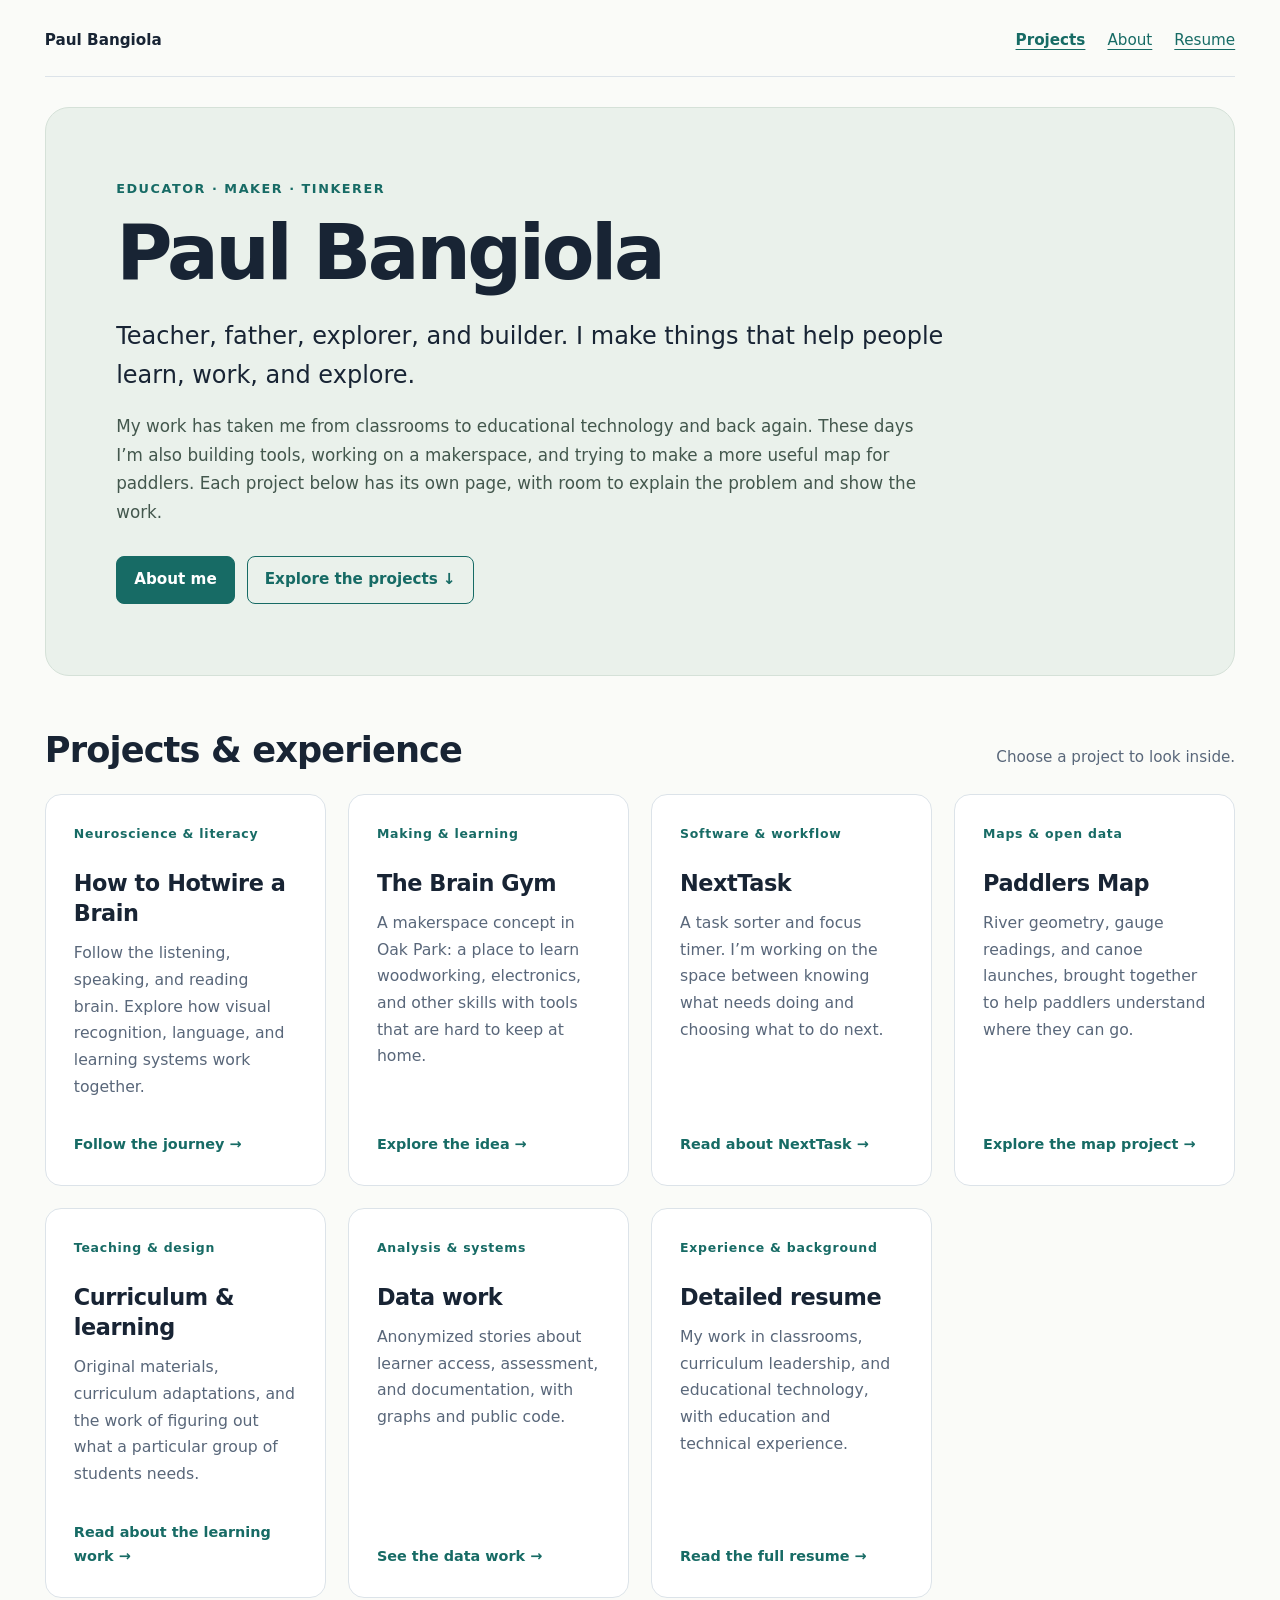
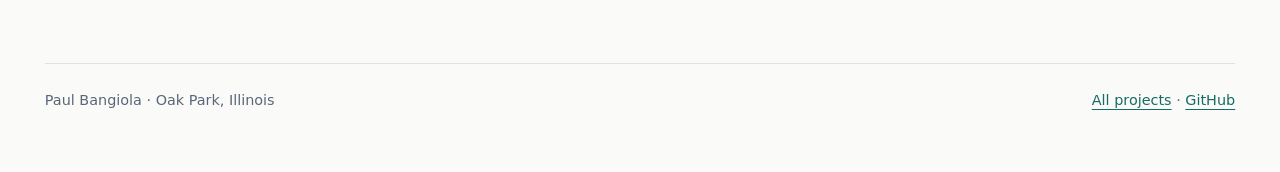
<file: index.html>
<!doctype html>
<html lang="en"><head><meta charset="utf-8"><meta name="viewport" content="width=device-width, initial-scale=1"><meta name="description" content="Paul Bangiola: educator, maker, and builder. Explore separate pages for projects, data work, curriculum, and a detailed resume."><title>Projects | Paul Bangiola</title><link rel="stylesheet" href="portfolio.css"></head><body><a class="skip" href="#content">Skip to content</a><div class="shell"><nav class="topnav" aria-label="Main navigation"><a class="name" href="index.html">Paul Bangiola</a><div class="navlinks"><a href="index.html#projects" aria-current="page">Projects</a><a href="about.html">About</a><a href="resume.html">Resume</a></div></nav><main id="content"><header class="hero"><p class="eyebrow">Educator · Maker · Tinkerer</p><h1>Paul Bangiola</h1><p class="lead">Teacher, father, explorer, and builder. I make things that help people learn, work, and explore.</p><p class="intro">My work has taken me from classrooms to educational technology and back again. These days I’m also building tools, working on a makerspace, and trying to make a more useful map for paddlers. Each project below has its own page, with room to explain the problem and show the work.</p><div class="actions"><a class="button primary" href="about.html">About me</a><a class="button" href="#projects">Explore the projects ↓</a></div></header><section id="projects" aria-labelledby="projects-title"><div class="section-intro"><h2 id="projects-title">Projects &amp; experience</h2><p>Choose a project to look inside.</p></div><div class="projects"><a class="card" href="reading-brain.html"><p class="category">Neuroscience &amp; literacy</p><h3>How to Hotwire a Brain</h3><p>Follow the listening, speaking, and reading brain. Explore how visual recognition, language, and learning systems work together.</p><span class="open">Follow the journey →</span></a><a class="card" href="brain-gym.html"><p class="category">Making & learning</p><h3>The Brain Gym</h3><p>A makerspace concept in Oak Park: a place to learn woodworking, electronics, and other skills with tools that are hard to keep at home.</p><span class="open">Explore the idea <span aria-hidden="true">→</span></span></a>
<a class="card" href="nexttask.html"><p class="category">Software & workflow</p><h3>NextTask</h3><p>A task sorter and focus timer. I’m working on the space between knowing what needs doing and choosing what to do next.</p><span class="open">Read about NextTask <span aria-hidden="true">→</span></span></a>
<a class="card" href="paddlers-map.html"><p class="category">Maps & open data</p><h3>Paddlers Map</h3><p>River geometry, gauge readings, and canoe launches, brought together to help paddlers understand where they can go.</p><span class="open">Explore the map project <span aria-hidden="true">→</span></span></a>
<a class="card" href="learning.html"><p class="category">Teaching & design</p><h3>Curriculum & learning</h3><p>Original materials, curriculum adaptations, and the work of figuring out what a particular group of students needs.</p><span class="open">Read about the learning work <span aria-hidden="true">→</span></span></a>
<a class="card" id="data-work" href="data-work.html"><p class="category">Analysis & systems</p><h3>Data work</h3><p>Anonymized stories about learner access, assessment, and documentation, with graphs and public code.</p><span class="open">See the data work <span aria-hidden="true">→</span></span></a>
<a class="card" id="resume" href="resume.html"><p class="category">Experience & background</p><h3>Detailed resume</h3><p>My work in classrooms, curriculum leadership, and educational technology, with education and technical experience.</p><span class="open">Read the full resume <span aria-hidden="true">→</span></span></a></div></section></main><footer class="sitefooter"><p>Paul Bangiola · Oak Park, Illinois</p><div><a href="index.html#projects">All projects</a> · <a href="https://github.com/pbangiola">GitHub</a></div></footer></div></body></html>
</file>
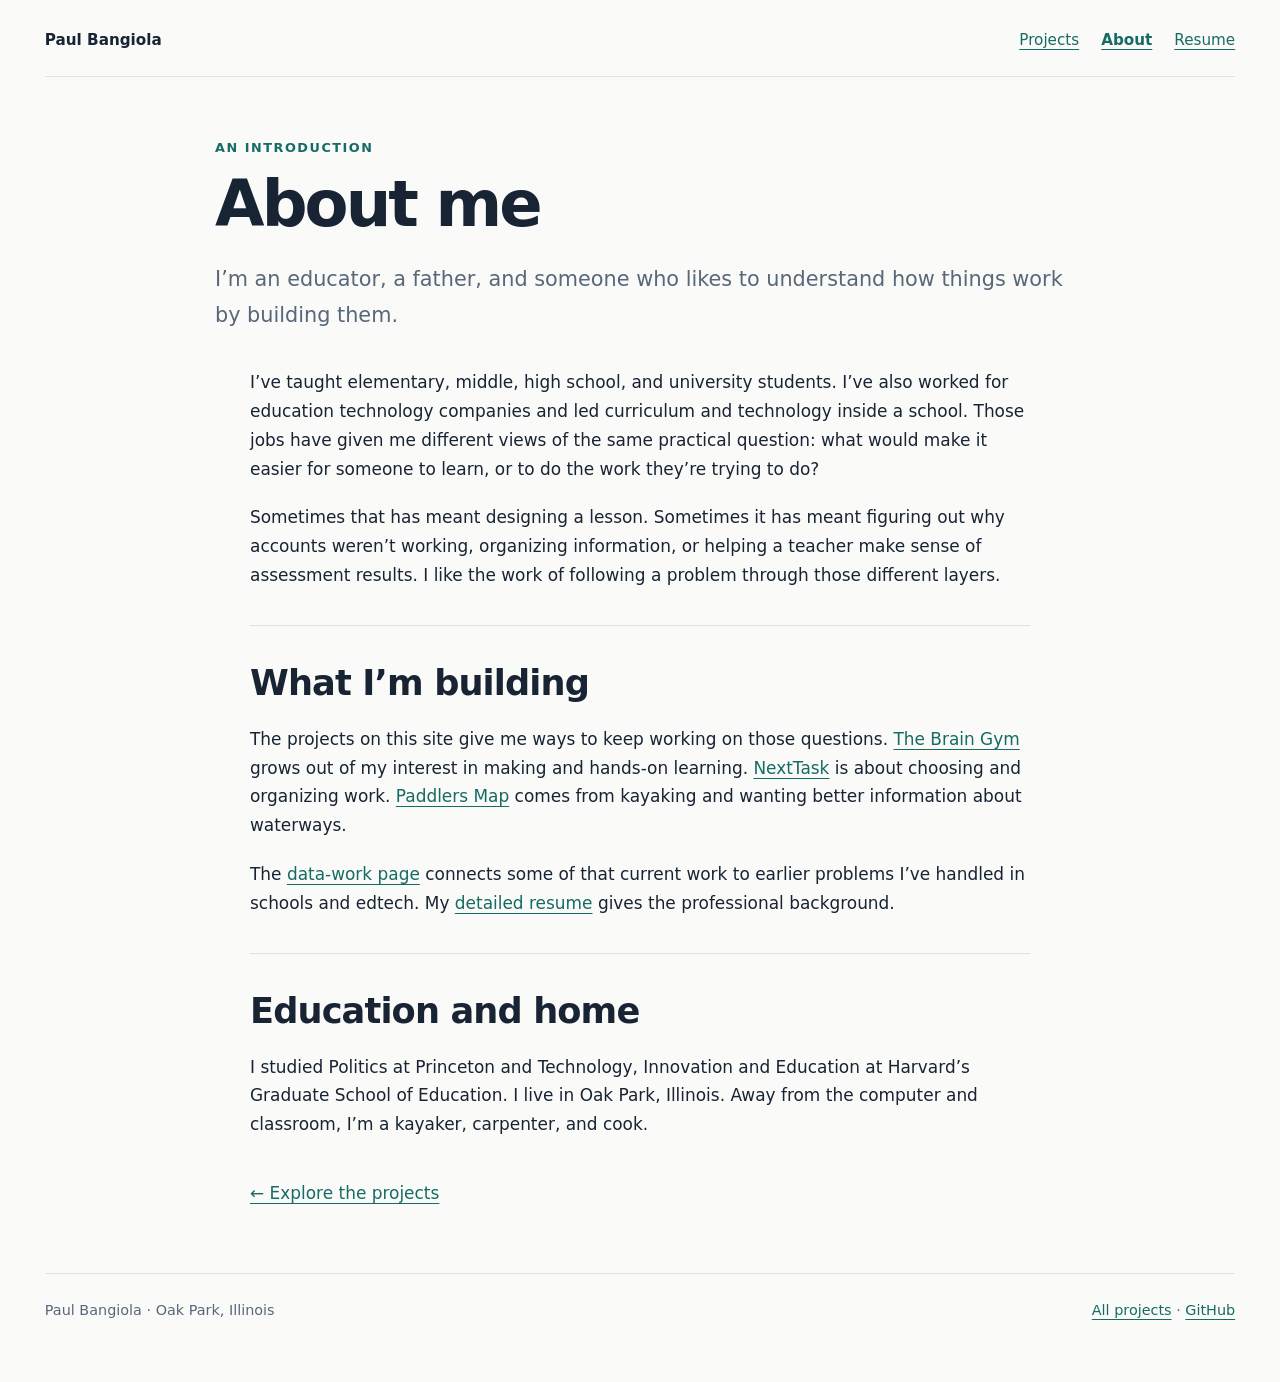
<file: about.html>
<!doctype html>
<html lang="en"><head><meta charset="utf-8"><meta name="viewport" content="width=device-width, initial-scale=1"><meta name="description" content="About Paul Bangiola, an educator, maker, and builder in Oak Park, Illinois."><title>About | Paul Bangiola</title><link rel="stylesheet" href="portfolio.css"></head><body><a class="skip" href="#content">Skip to content</a><div class="shell"><nav class="topnav" aria-label="Main navigation"><a class="name" href="index.html">Paul Bangiola</a><div class="navlinks"><a href="index.html#projects">Projects</a><a href="about.html" aria-current="page">About</a><a href="resume.html">Resume</a></div></nav><main id="content"><header class="pagehead"><p class="eyebrow">An introduction</p><h1>About me</h1><p class="lead">I’m an educator, a father, and someone who likes to understand how things work by building them.</p></header><div class="reading"><p>I’ve taught elementary, middle, high school, and university students. I’ve also worked for education technology companies and led curriculum and technology inside a school. Those jobs have given me different views of the same practical question: what would make it easier for someone to learn, or to do the work they’re trying to do?</p><p>Sometimes that has meant designing a lesson. Sometimes it has meant figuring out why accounts weren’t working, organizing information, or helping a teacher make sense of assessment results. I like the work of following a problem through those different layers.</p><section><h2>What I’m building</h2><p>The projects on this site give me ways to keep working on those questions. <a href="brain-gym.html">The Brain Gym</a> grows out of my interest in making and hands-on learning. <a href="nexttask.html">NextTask</a> is about choosing and organizing work. <a href="paddlers-map.html">Paddlers Map</a> comes from kayaking and wanting better information about waterways.</p><p>The <a href="data-work.html">data-work page</a> connects some of that current work to earlier problems I’ve handled in schools and edtech. My <a href="resume.html">detailed resume</a> gives the professional background.</p></section><section><h2>Education and home</h2><p>I studied Politics at Princeton and Technology, Innovation and Education at Harvard’s Graduate School of Education. I live in Oak Park, Illinois. Away from the computer and classroom, I’m a kayaker, carpenter, and cook.</p></section><p class="back"><a href="index.html#projects">← Explore the projects</a></p></div></main><footer class="sitefooter"><p>Paul Bangiola · Oak Park, Illinois</p><div><a href="index.html#projects">All projects</a> · <a href="https://github.com/pbangiola">GitHub</a></div></footer></div></body></html>
</file>
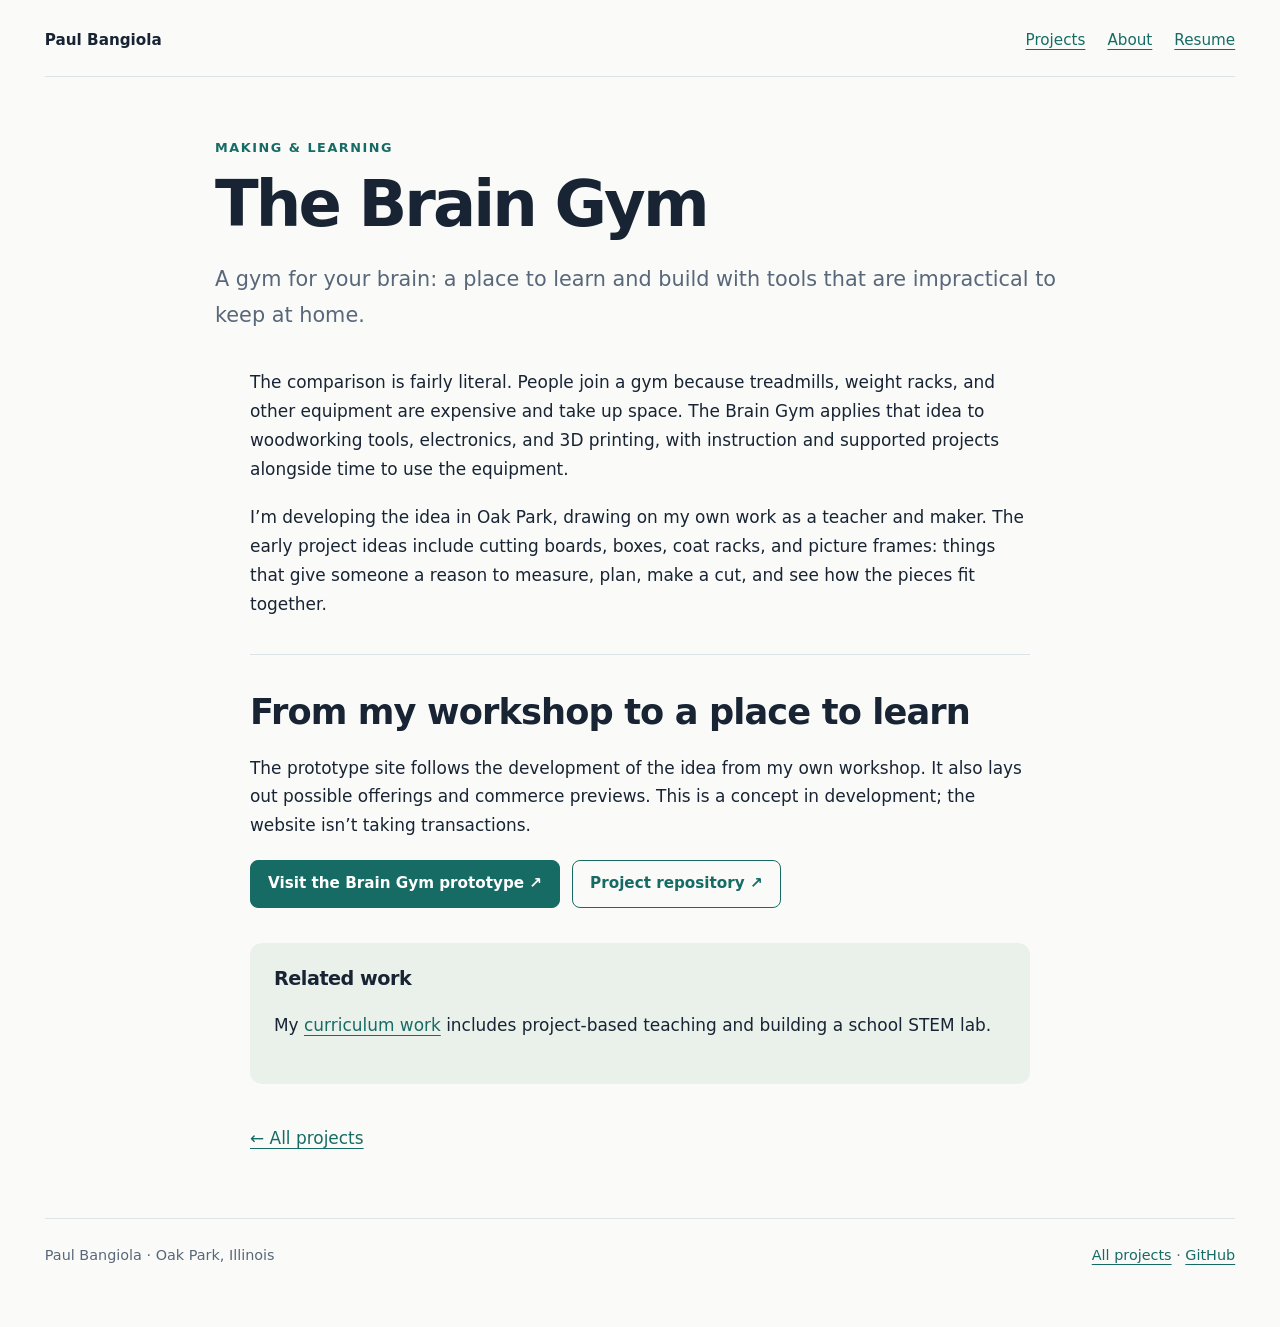
<file: brain-gym.html>
<!doctype html>
<html lang="en"><head><meta charset="utf-8"><meta name="viewport" content="width=device-width, initial-scale=1"><meta name="description" content="A gym for your brain: a place to learn and build with tools that are impractical to keep at home."><title>The Brain Gym | Paul Bangiola</title><link rel="stylesheet" href="portfolio.css"></head><body><a class="skip" href="#content">Skip to content</a><div class="shell"><nav class="topnav" aria-label="Main navigation"><a class="name" href="index.html">Paul Bangiola</a><div class="navlinks"><a href="index.html#projects">Projects</a><a href="about.html">About</a><a href="resume.html">Resume</a></div></nav><main id="content"><header class="pagehead"><p class="eyebrow">Making & learning</p><h1>The Brain Gym</h1><p class="lead">A gym for your brain: a place to learn and build with tools that are impractical to keep at home.</p></header><div class="reading"><p>The comparison is fairly literal. People join a gym because treadmills, weight racks, and other equipment are expensive and take up space. The Brain Gym applies that idea to woodworking tools, electronics, and 3D printing, with instruction and supported projects alongside time to use the equipment.</p><p>I’m developing the idea in Oak Park, drawing on my own work as a teacher and maker. The early project ideas include cutting boards, boxes, coat racks, and picture frames: things that give someone a reason to measure, plan, make a cut, and see how the pieces fit together.</p><section><h2>From my workshop to a place to learn</h2><p>The prototype site follows the development of the idea from my own workshop. It also lays out possible offerings and commerce previews. This is a concept in development; the website isn’t taking transactions.</p><div class="actions"><a class="button primary" href="https://pbangiola.github.io/opbraingym/">Visit the Brain Gym prototype ↗</a><a class="button" href="https://github.com/pbangiola/opbraingym">Project repository ↗</a></div></section><aside class="related"><h2>Related work</h2><p>My <a href="learning.html">curriculum work</a> includes project-based teaching and building a school STEM lab.</p></aside><p class="back"><a href="index.html#projects">← All projects</a></p></div></main><footer class="sitefooter"><p>Paul Bangiola · Oak Park, Illinois</p><div><a href="index.html#projects">All projects</a> · <a href="https://github.com/pbangiola">GitHub</a></div></footer></div></body></html>
</file>
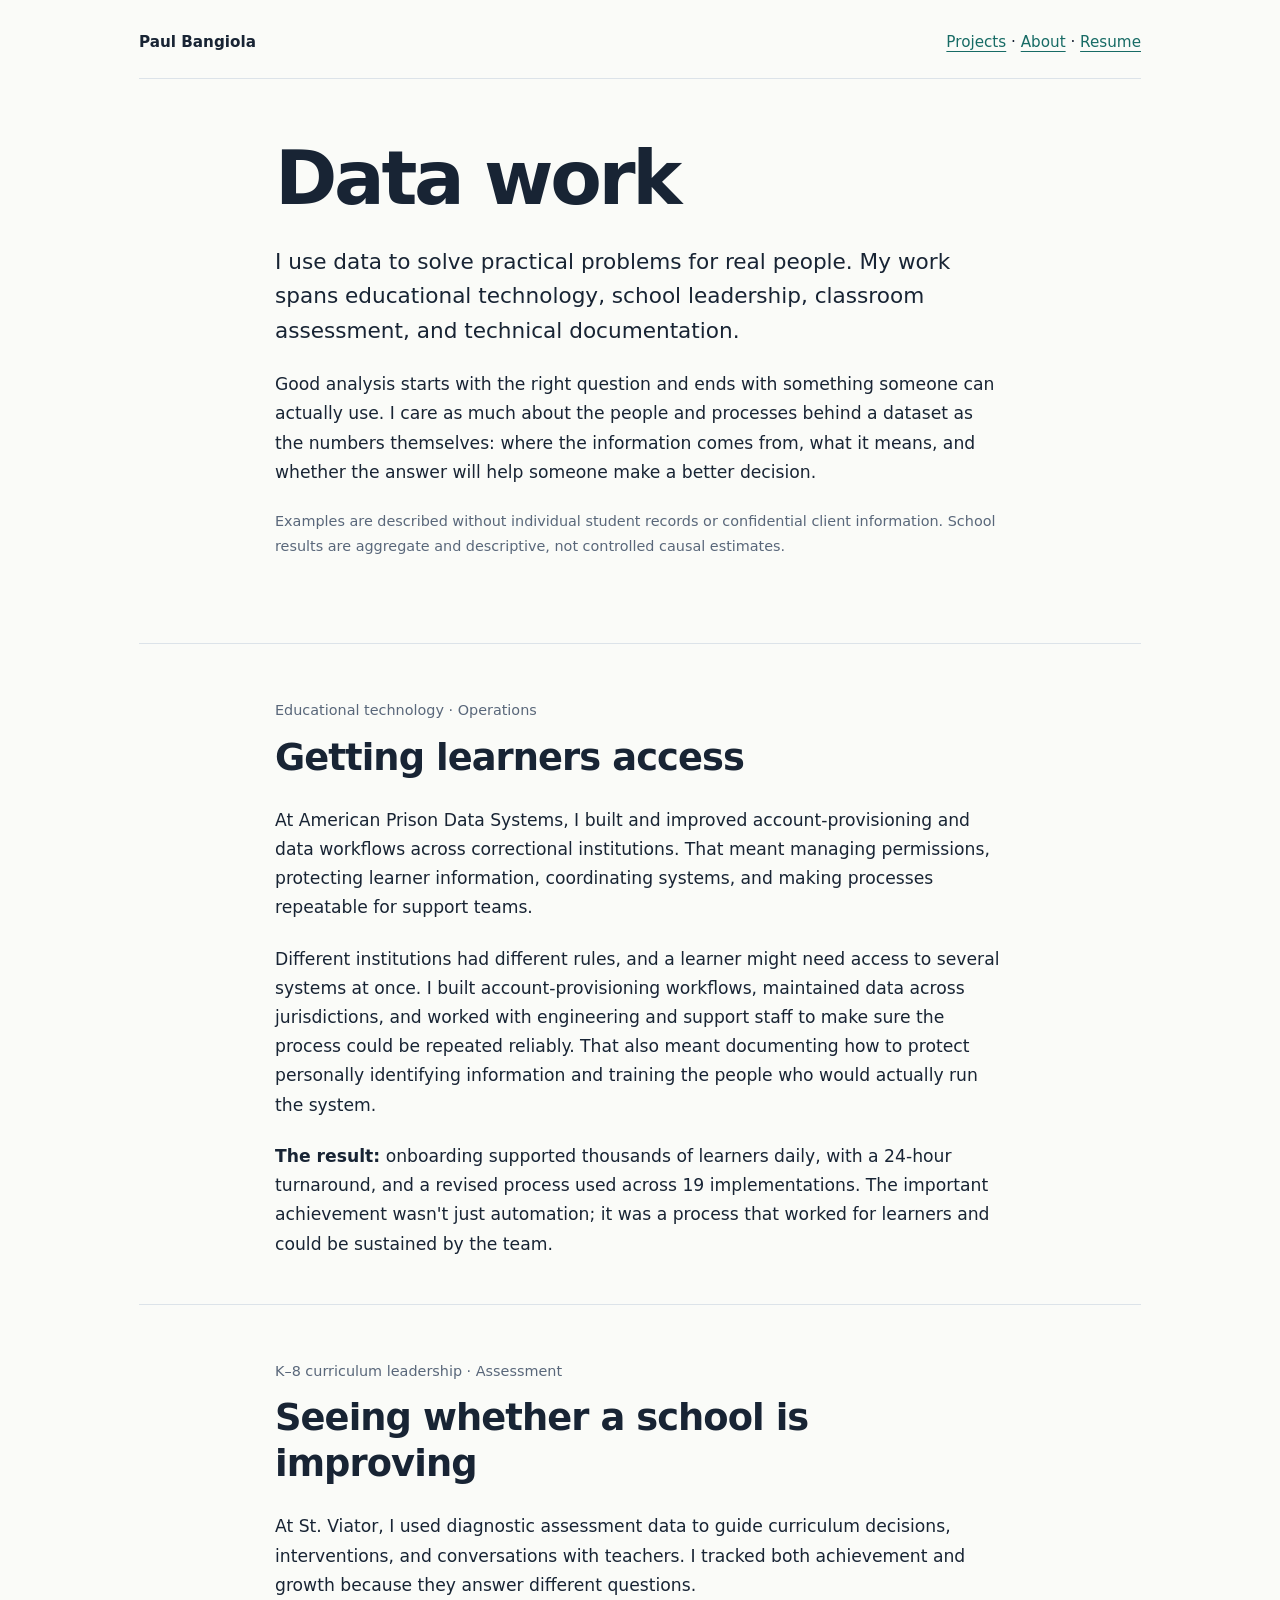
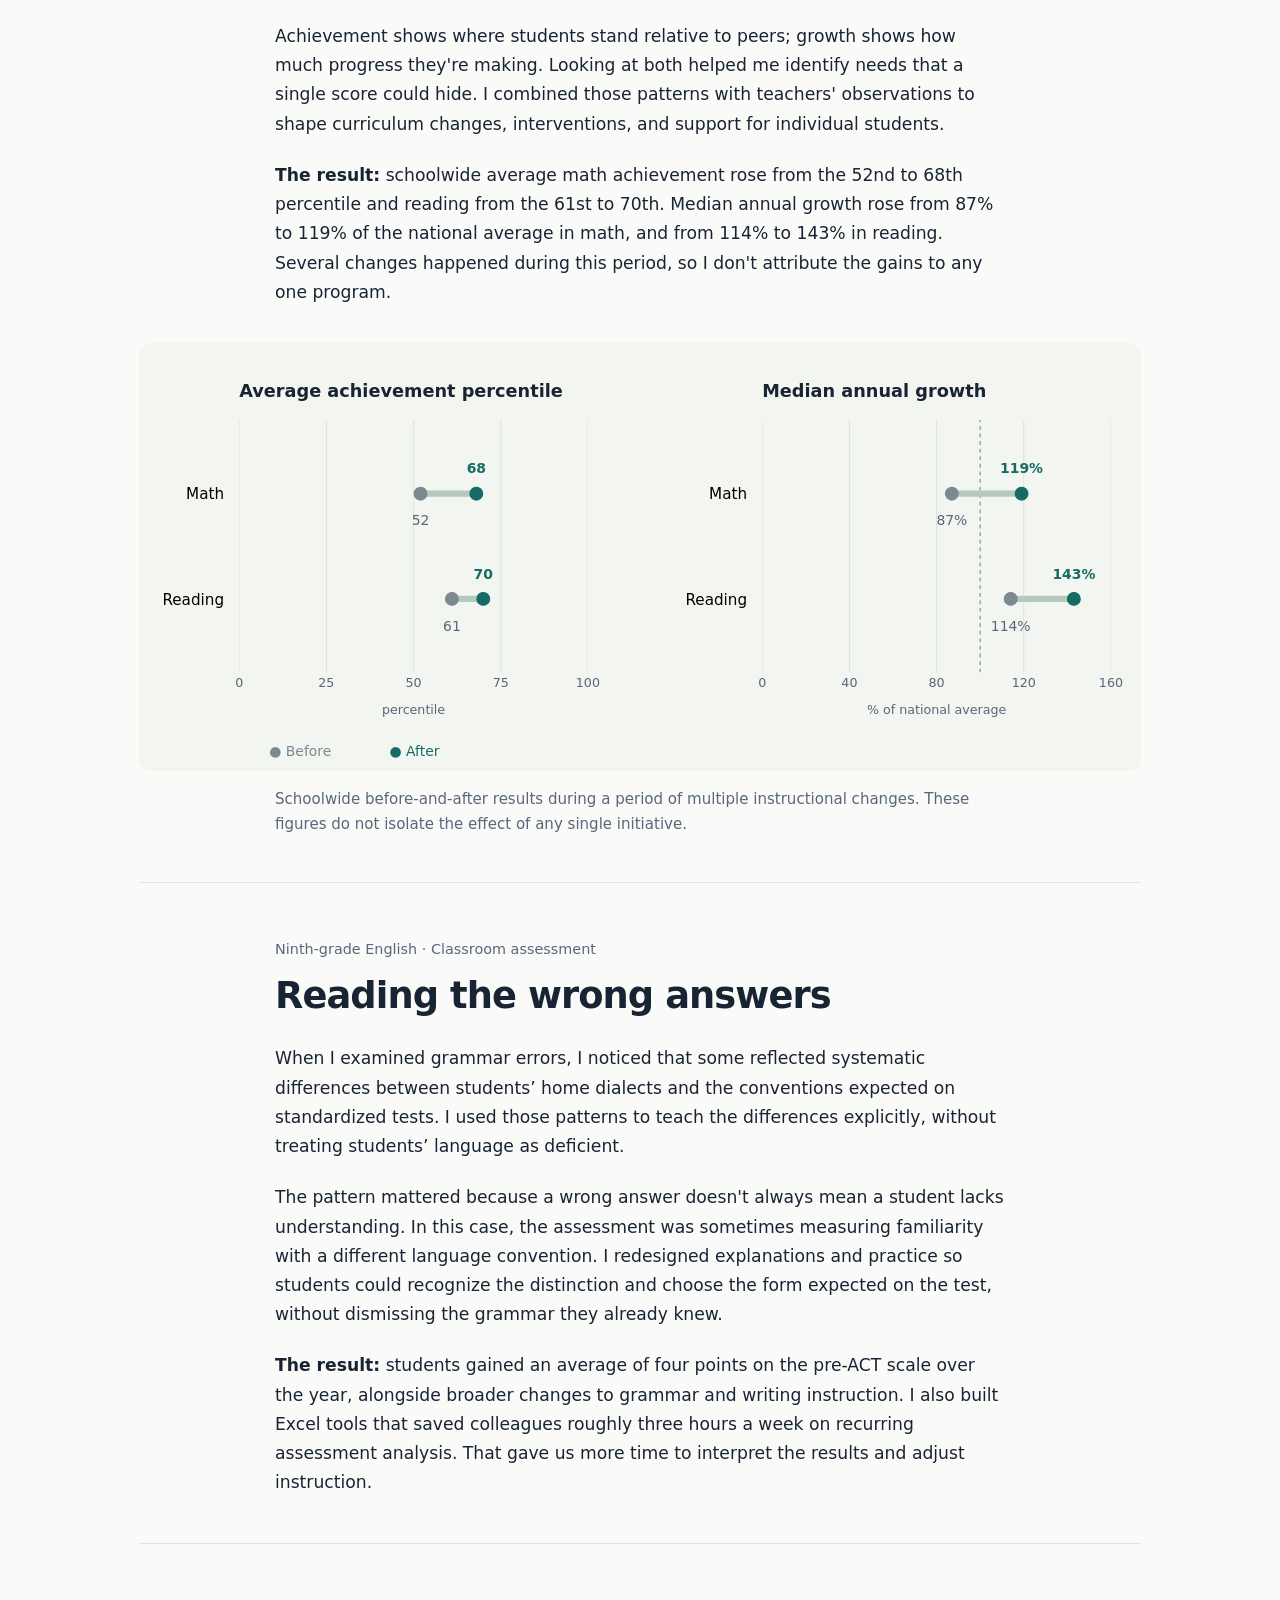
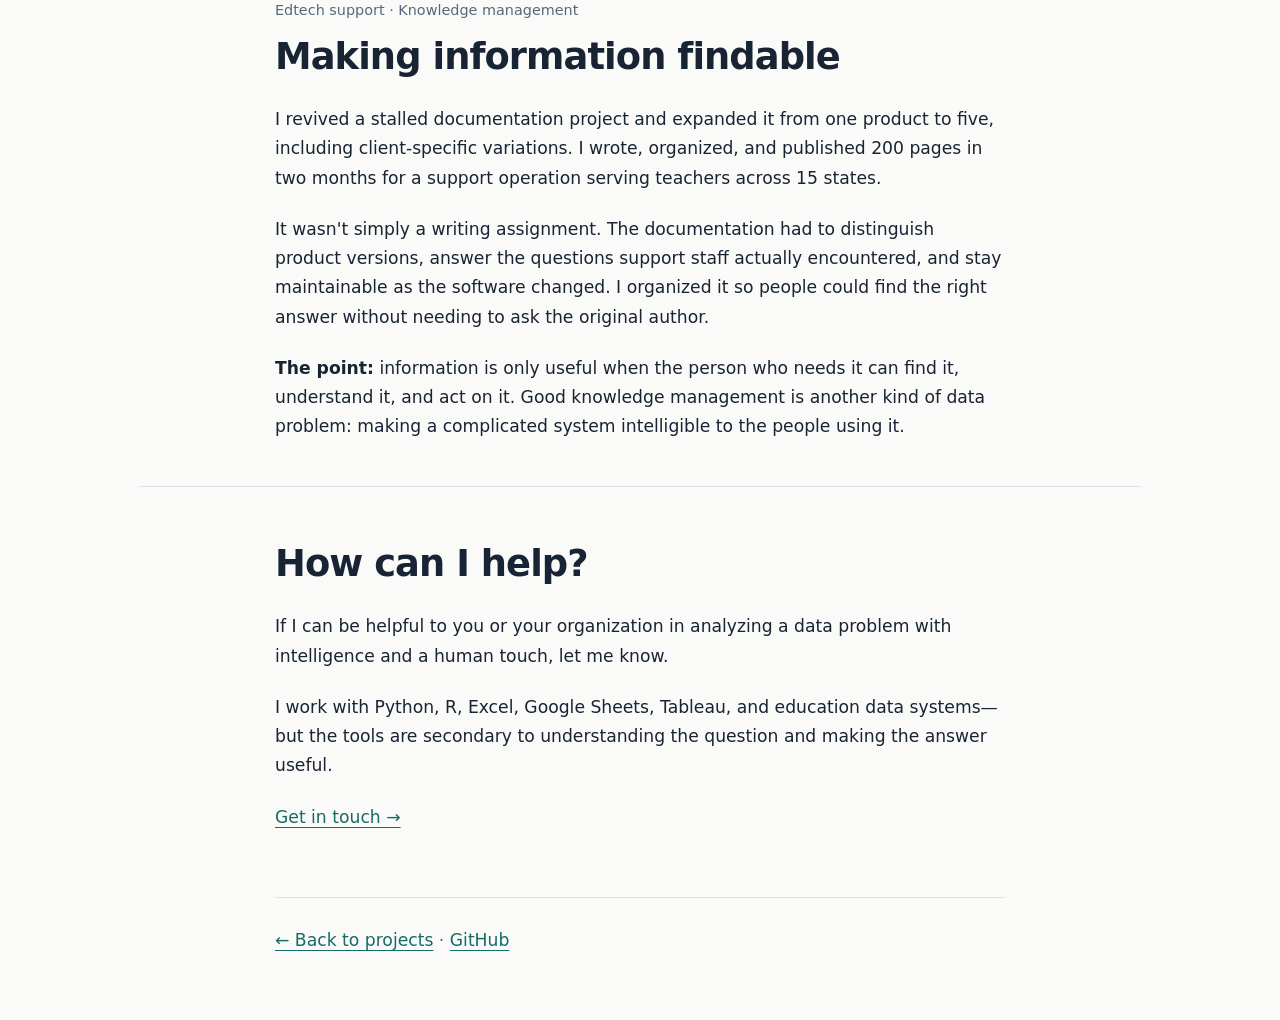
<file: data-work.html>
<!doctype html>
<html lang="en"><head><meta charset="utf-8"><meta name="viewport" content="width=device-width, initial-scale=1"><meta name="description" content="Paul Bangiola on student data, learner access, assessment analysis, and the connections to building NextTask. Anonymized work stories, graphs, and public code."><title>Data work | Paul Bangiola</title><style>
:root{color-scheme:light;--ink:#182434;--muted:#59677a;--line:#dce3e9;--accent:#176b65;--bg:#fafbf8}
*{box-sizing:border-box}html{scroll-behavior:smooth;scroll-padding-top:26px}body{margin:0;background:var(--bg);color:var(--ink);font-family:system-ui,-apple-system,BlinkMacSystemFont,"Segoe UI",sans-serif;line-height:1.7}main{max-width:1050px;margin:auto;padding:30px 24px 65px}a{color:var(--accent);text-underline-offset:4px}a:focus-visible,summary:focus-visible{outline:3px solid var(--accent);outline-offset:5px}.skip{position:absolute;top:-100px;left:24px;background:white;padding:12px}.skip:focus{top:0}.topnav{display:flex;justify-content:space-between;gap:20px;flex-wrap:wrap;padding-bottom:22px;border-bottom:1px solid var(--line);font-size:.95rem}.name{font-weight:700;text-decoration:none;color:var(--ink)}header{padding:58px 0 18px}h1{font-size:clamp(2.8rem,7vw,4.7rem);letter-spacing:-.045em;line-height:1.1;margin:0 0 25px}h2{font-size:clamp(1.65rem,4vw,2.3rem);letter-spacing:-.025em;line-height:1.25;margin:0 0 25px}h3{font-size:1.1rem;line-height:1.4;margin:30px 0 12px}p{margin:0 0 22px}.prose{max-width:730px;margin-left:auto;margin-right:auto;font-size:1.075rem}.lead{font-size:1.35rem;line-height:1.6}.note,.context{font-family:system-ui,sans-serif;font-size:.9rem;color:var(--muted)}.context{margin-bottom:12px}.contents{max-width:730px;margin:20px auto 45px;border-top:1px solid var(--line);border-bottom:1px solid var(--line);padding:18px 0;line-height:2}.contents a{display:inline-block;margin-right:20px;font-size:.95rem}article,section.closing{padding-top:54px;margin-top:45px;border-top:1px solid var(--line)}figure{margin:36px 0 40px}figure img{width:100%;height:auto;display:block;border-radius:12px}figcaption{font-size:.94rem;color:var(--muted);max-width:730px;margin:16px auto 0;line-height:1.65}figcaption strong{color:var(--ink);font-weight:650}.caption-link{display:block;margin-top:8px;font-size:.85rem}details{font-size:.92rem;color:var(--muted);margin:28px auto;max-width:730px}summary{cursor:pointer;color:var(--accent)}details p{margin-top:14px}pre{overflow-x:auto;background:#14242e;color:#edf2f3;padding:20px;border-radius:8px;font-size:.8rem;line-height:1.55}table{border-collapse:collapse;width:100%;font-size:.9rem;margin:18px 0}th,td{padding:9px;border-bottom:1px solid var(--line);text-align:left}.table-scroll{overflow-x:auto}blockquote{margin:30px 0;padding:0 0 0 24px;border-left:3px solid #b6c9c0;font-size:1.2rem;color:var(--accent)}footer{padding-top:28px;border-top:1px solid var(--line);margin-top:65px;font-size:.9rem;color:var(--muted)}.code > a{display:block;overflow-x:auto;background:#14242e;border-radius:12px}.code img{min-width:720px;max-width:none}@media(max-width:600px){main{padding:22px 20px 50px}.prose{font-size:1.025rem}.lead{font-size:1.2rem}header{padding-top:38px}article,section.closing{padding-top:36px;margin-top:32px}figure{margin:28px -6px}figcaption{padding:0 6px}.contents a{display:block}figure.code img{border-radius:6px}}@media(prefers-reduced-motion:reduce){html{scroll-behavior:auto}}@media print{body{background:white}.skip,.contents{display:none}main{padding:0}figure{break-inside:avoid}}
</style></head><body>
<a class="skip" href="#content">Skip to content</a>
<main id="content">
<nav class="topnav" aria-label="Main navigation"><a class="name" href="index.html">Paul Bangiola</a><div><a href="index.html#projects">Projects</a> · <a href="about.html">About</a> · <a href="resume.html">Resume</a></div></nav>
<header class="prose"><h1>Data work</h1><p class="lead">I use data to solve practical problems for real people. My work spans educational technology, school leadership, classroom assessment, and technical documentation.</p><p>Good analysis starts with the right question and ends with something someone can actually use. I care as much about the people and processes behind a dataset as the numbers themselves: where the information comes from, what it means, and whether the answer will help someone make a better decision.</p><p class="note">Examples are described without individual student records or confidential client information. School results are aggregate and descriptive, not controlled causal estimates.</p></header>
<article id="operations"><div class="prose"><p class="context">Educational technology · Operations</p><h2>Getting learners access</h2><p>At American Prison Data Systems, I built and improved account-provisioning and data workflows across correctional institutions. That meant managing permissions, protecting learner information, coordinating systems, and making processes repeatable for support teams.</p><p>Different institutions had different rules, and a learner might need access to several systems at once. I built account-provisioning workflows, maintained data across jurisdictions, and worked with engineering and support staff to make sure the process could be repeated reliably. That also meant documenting how to protect personally identifying information and training the people who would actually run the system.</p><p><strong>The result:</strong> onboarding supported thousands of learners daily, with a 24-hour turnaround, and a revised process used across 19 implementations. The important achievement wasn't just automation; it was a process that worked for learners and could be sustained by the team.</p></div></article>
<article id="schoolwide"><div class="prose"><p class="context">K–8 curriculum leadership · Assessment</p><h2>Seeing whether a school is improving</h2><p>At St. Viator, I used diagnostic assessment data to guide curriculum decisions, interventions, and conversations with teachers. I tracked both achievement and growth because they answer different questions.</p><p>Achievement shows where students stand relative to peers; growth shows how much progress they're making. Looking at both helped me identify needs that a single score could hide. I combined those patterns with teachers' observations to shape curriculum changes, interventions, and support for individual students.</p><p><strong>The result:</strong> schoolwide average math achievement rose from the 52nd to 68th percentile and reading from the 61st to 70th. Median annual growth rose from 87% to 119% of the national average in math, and from 114% to 143% in reading. Several changes happened during this period, so I don't attribute the gains to any one program.</p></div>
<figure><a href="assets/data-work/school-results.svg" aria-label="Open full-size school results chart"><picture><source media="(max-width: 640px)" srcset="assets/data-work/school-results-mobile.svg"><img src="assets/data-work/school-results.svg" width="1100" height="470" alt="Schoolwide achievement and growth measures before and after the curriculum leadership period" loading="lazy"></picture></a><figcaption>Schoolwide before-and-after results during a period of multiple instructional changes. These figures do not isolate the effect of any single initiative.</figcaption></figure></article>
<article id="instruction"><div class="prose"><p class="context">Ninth-grade English · Classroom assessment</p><h2>Reading the wrong answers</h2><p>When I examined grammar errors, I noticed that some reflected systematic differences between students’ home dialects and the conventions expected on standardized tests. I used those patterns to teach the differences explicitly, without treating students’ language as deficient.</p><p>The pattern mattered because a wrong answer doesn't always mean a student lacks understanding. In this case, the assessment was sometimes measuring familiarity with a different language convention. I redesigned explanations and practice so students could recognize the distinction and choose the form expected on the test, without dismissing the grammar they already knew.</p><p><strong>The result:</strong> students gained an average of four points on the pre-ACT scale over the year, alongside broader changes to grammar and writing instruction. I also built Excel tools that saved colleagues roughly three hours a week on recurring assessment analysis. That gave us more time to interpret the results and adjust instruction.</p></div></article>
<article id="knowledge"><div class="prose"><p class="context">Edtech support · Knowledge management</p><h2>Making information findable</h2><p>I revived a stalled documentation project and expanded it from one product to five, including client-specific variations. I wrote, organized, and published 200 pages in two months for a support operation serving teachers across 15 states.</p><p>It wasn't simply a writing assignment. The documentation had to distinguish product versions, answer the questions support staff actually encountered, and stay maintainable as the software changed. I organized it so people could find the right answer without needing to ask the original author.</p><p><strong>The point:</strong> information is only useful when the person who needs it can find it, understand it, and act on it. Good knowledge management is another kind of data problem: making a complicated system intelligible to the people using it.</p></div></article>
<section class="closing" id="approach"><div class="prose"><h2>How can I help?</h2><p>If I can be helpful to you or your organization in analyzing a data problem with intelligence and a human touch, let me know.</p><p>I work with Python, R, Excel, Google Sheets, Tableau, and education data systems—but the tools are secondary to understanding the question and making the answer useful.</p><p><a href="about.html">Get in touch →</a></p></div></section>
<footer class="prose"><a href="index.html#projects">← Back to projects</a> · <a href="https://github.com/pbangiola">GitHub</a></footer></main>
</body></html>
</file>
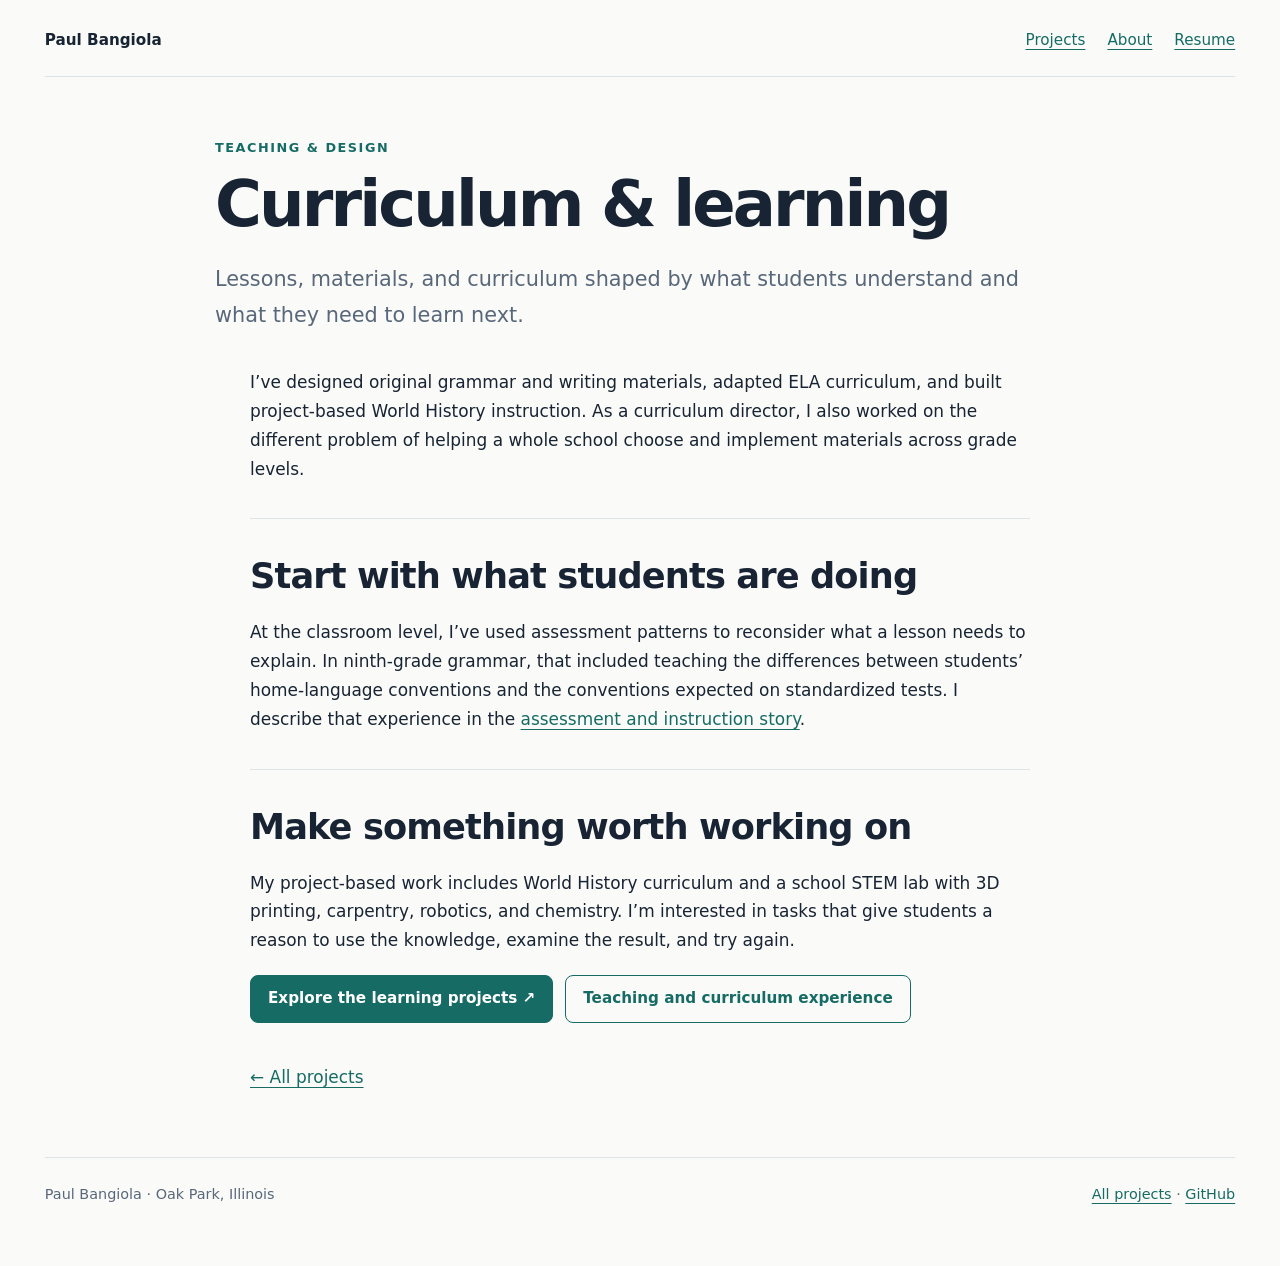
<file: learning.html>
<!doctype html>
<html lang="en"><head><meta charset="utf-8"><meta name="viewport" content="width=device-width, initial-scale=1"><meta name="description" content="Lessons, materials, and curriculum shaped by what students understand and what they need to learn next."><title>Curriculum &amp; learning | Paul Bangiola</title><link rel="stylesheet" href="portfolio.css"></head><body><a class="skip" href="#content">Skip to content</a><div class="shell"><nav class="topnav" aria-label="Main navigation"><a class="name" href="index.html">Paul Bangiola</a><div class="navlinks"><a href="index.html#projects">Projects</a><a href="about.html">About</a><a href="resume.html">Resume</a></div></nav><main id="content"><header class="pagehead"><p class="eyebrow">Teaching & design</p><h1>Curriculum &amp; learning</h1><p class="lead">Lessons, materials, and curriculum shaped by what students understand and what they need to learn next.</p></header><div class="reading"><p>I’ve designed original grammar and writing materials, adapted ELA curriculum, and built project-based World History instruction. As a curriculum director, I also worked on the different problem of helping a whole school choose and implement materials across grade levels.</p><section><h2>Start with what students are doing</h2><p>At the classroom level, I’ve used assessment patterns to reconsider what a lesson needs to explain. In ninth-grade grammar, that included teaching the differences between students’ home-language conventions and the conventions expected on standardized tests. I describe that experience in the <a href="data-work.html#instruction">assessment and instruction story</a>.</p></section><section><h2>Make something worth working on</h2><p>My project-based work includes World History curriculum and a school STEM lab with 3D printing, carpentry, robotics, and chemistry. I’m interested in tasks that give students a reason to use the knowledge, examine the result, and try again.</p><div class="actions"><a class="button primary" href="https://github.com/pbangiola/LearningWebsites">Explore the learning projects ↗</a><a class="button" href="resume.html">Teaching and curriculum experience</a></div></section><p class="back"><a href="index.html#projects">← All projects</a></p></div></main><footer class="sitefooter"><p>Paul Bangiola · Oak Park, Illinois</p><div><a href="index.html#projects">All projects</a> · <a href="https://github.com/pbangiola">GitHub</a></div></footer></div></body></html>
</file>
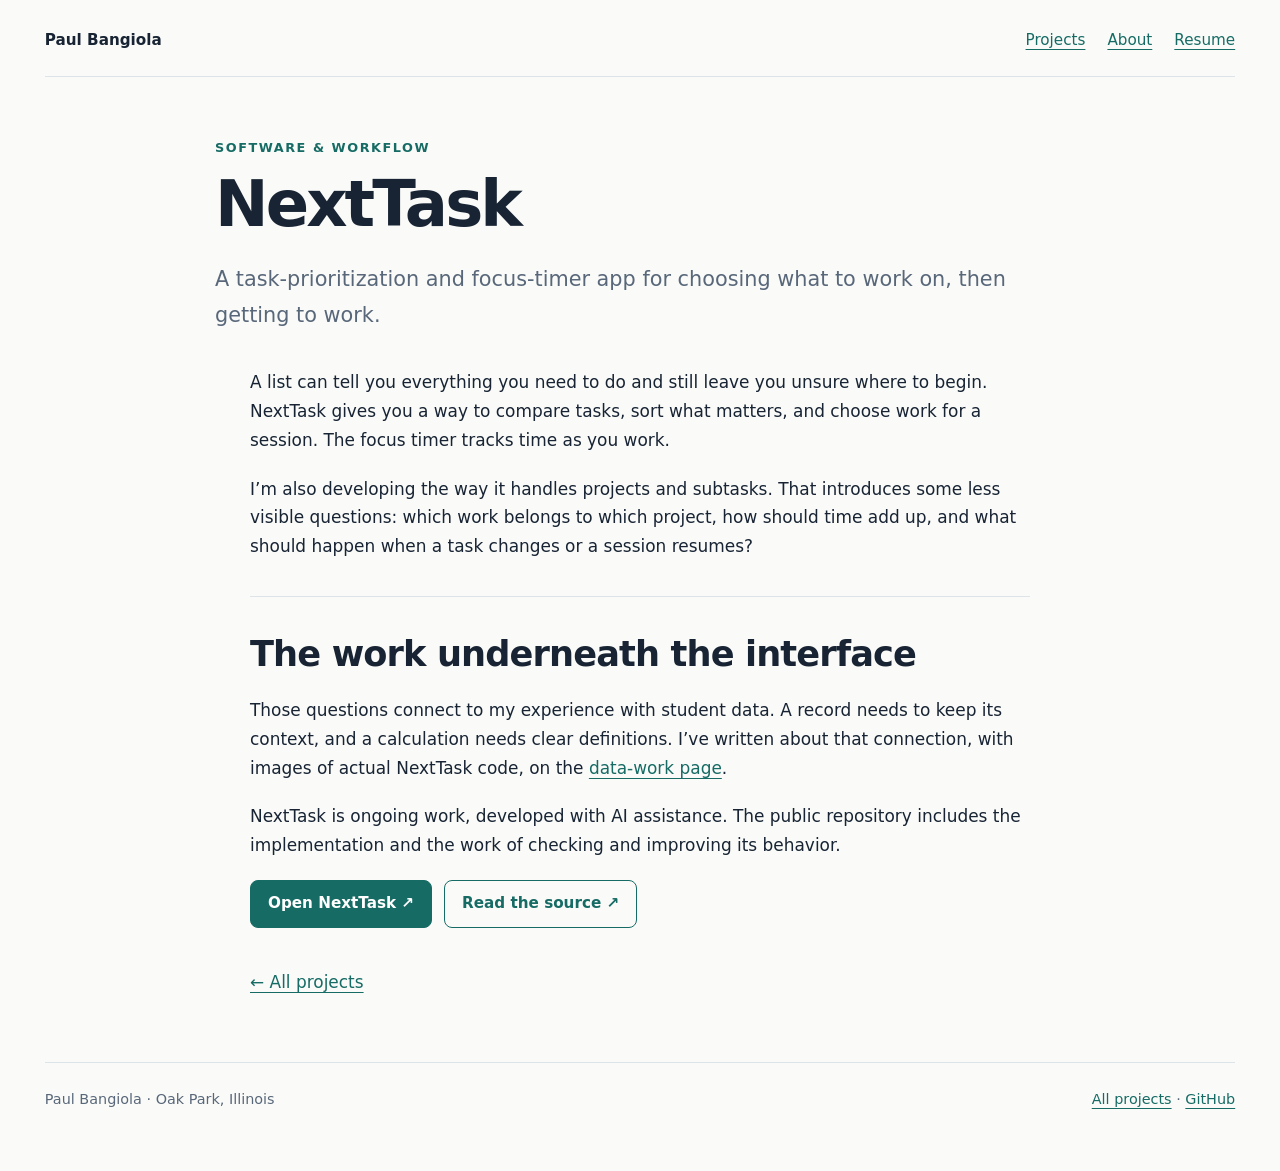
<file: nexttask.html>
<!doctype html>
<html lang="en"><head><meta charset="utf-8"><meta name="viewport" content="width=device-width, initial-scale=1"><meta name="description" content="A task-prioritization and focus-timer app for choosing what to work on, then getting to work."><title>NextTask | Paul Bangiola</title><link rel="stylesheet" href="portfolio.css"></head><body><a class="skip" href="#content">Skip to content</a><div class="shell"><nav class="topnav" aria-label="Main navigation"><a class="name" href="index.html">Paul Bangiola</a><div class="navlinks"><a href="index.html#projects">Projects</a><a href="about.html">About</a><a href="resume.html">Resume</a></div></nav><main id="content"><header class="pagehead"><p class="eyebrow">Software & workflow</p><h1>NextTask</h1><p class="lead">A task-prioritization and focus-timer app for choosing what to work on, then getting to work.</p></header><div class="reading"><p>A list can tell you everything you need to do and still leave you unsure where to begin. NextTask gives you a way to compare tasks, sort what matters, and choose work for a session. The focus timer tracks time as you work.</p><p>I’m also developing the way it handles projects and subtasks. That introduces some less visible questions: which work belongs to which project, how should time add up, and what should happen when a task changes or a session resumes?</p><section><h2>The work underneath the interface</h2><p>Those questions connect to my experience with student data. A record needs to keep its context, and a calculation needs clear definitions. I’ve written about that connection, with images of actual NextTask code, on the <a href="data-work.html#nexttask">data-work page</a>.</p><p>NextTask is ongoing work, developed with AI assistance. The public repository includes the implementation and the work of checking and improving its behavior.</p><div class="actions"><a class="button primary" href="https://pbangiola.github.io/nexttask/">Open NextTask ↗</a><a class="button" href="https://github.com/pbangiola/nexttask">Read the source ↗</a></div></section><p class="back"><a href="index.html#projects">← All projects</a></p></div></main><footer class="sitefooter"><p>Paul Bangiola · Oak Park, Illinois</p><div><a href="index.html#projects">All projects</a> · <a href="https://github.com/pbangiola">GitHub</a></div></footer></div></body></html>
</file>
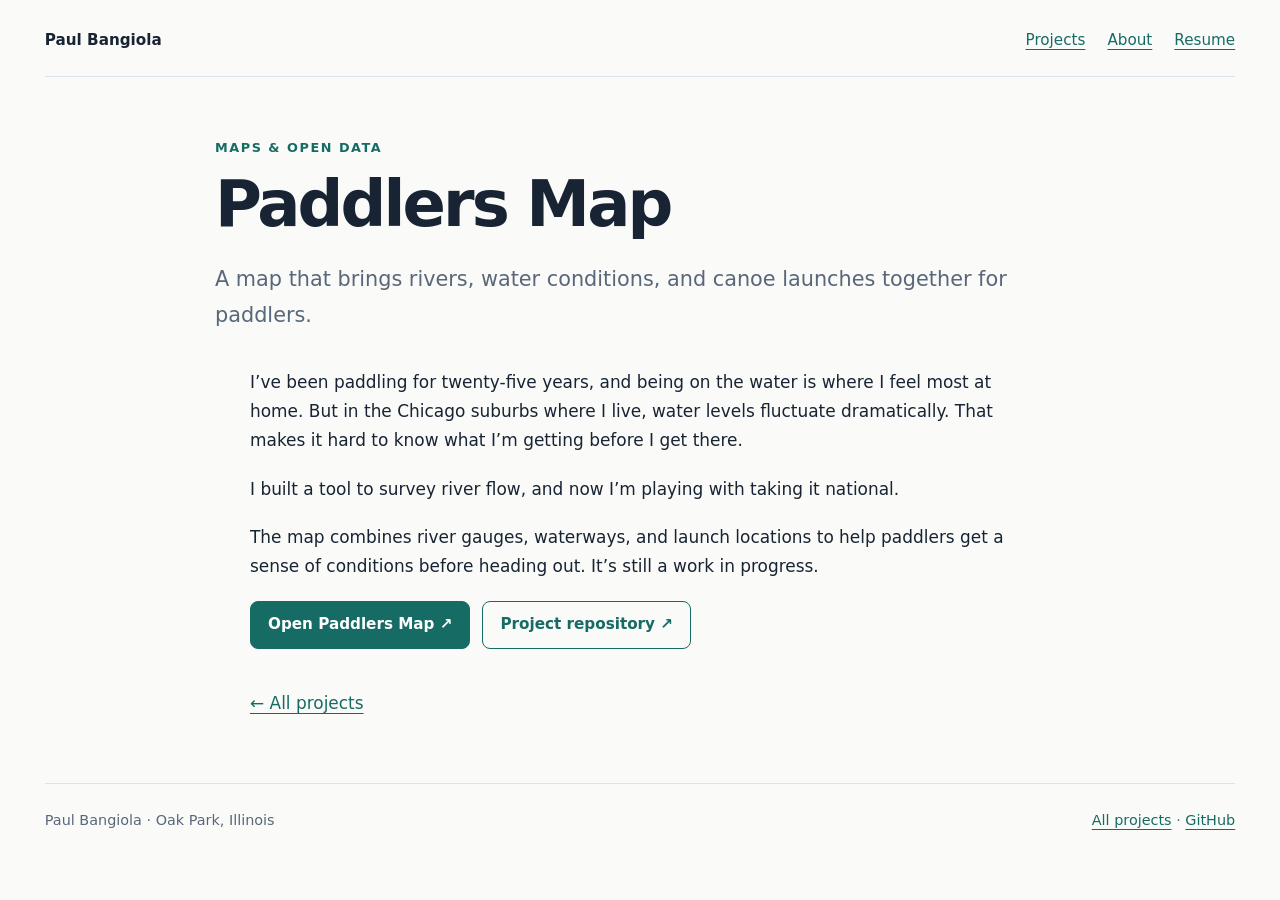
<file: paddlers-map.html>
<!doctype html>
<html lang="en"><head><meta charset="utf-8"><meta name="viewport" content="width=device-width, initial-scale=1"><meta name="description" content="A map that brings rivers, water conditions, and canoe launches together for paddlers."><title>Paddlers Map | Paul Bangiola</title><link rel="stylesheet" href="portfolio.css"></head><body><a class="skip" href="#content">Skip to content</a><div class="shell"><nav class="topnav" aria-label="Main navigation"><a class="name" href="index.html">Paul Bangiola</a><div class="navlinks"><a href="index.html#projects">Projects</a><a href="about.html">About</a><a href="resume.html">Resume</a></div></nav><main id="content"><header class="pagehead"><p class="eyebrow">Maps & open data</p><h1>Paddlers Map</h1><p class="lead">A map that brings rivers, water conditions, and canoe launches together for paddlers.</p></header><div class="reading"><p>I’ve been paddling for twenty-five years, and being on the water is where I feel most at home. But in the Chicago suburbs where I live, water levels fluctuate dramatically. That makes it hard to know what I’m getting before I get there.</p><p>I built a tool to survey river flow, and now I’m playing with taking it national.</p><p>The map combines river gauges, waterways, and launch locations to help paddlers get a sense of conditions before heading out. It’s still a work in progress.</p><div class="actions"><a class="button primary" href="https://pbangiola.github.io/paddlersmap/">Open Paddlers Map ↗</a><a class="button" href="https://github.com/pbangiola/paddlersmap">Project repository ↗</a></div><p class="back"><a href="index.html#projects">← All projects</a></p></div></main><footer class="sitefooter"><p>Paul Bangiola · Oak Park, Illinois</p><div><a href="index.html#projects">All projects</a> · <a href="https://github.com/pbangiola">GitHub</a></div></footer></div></body></html>
</file>
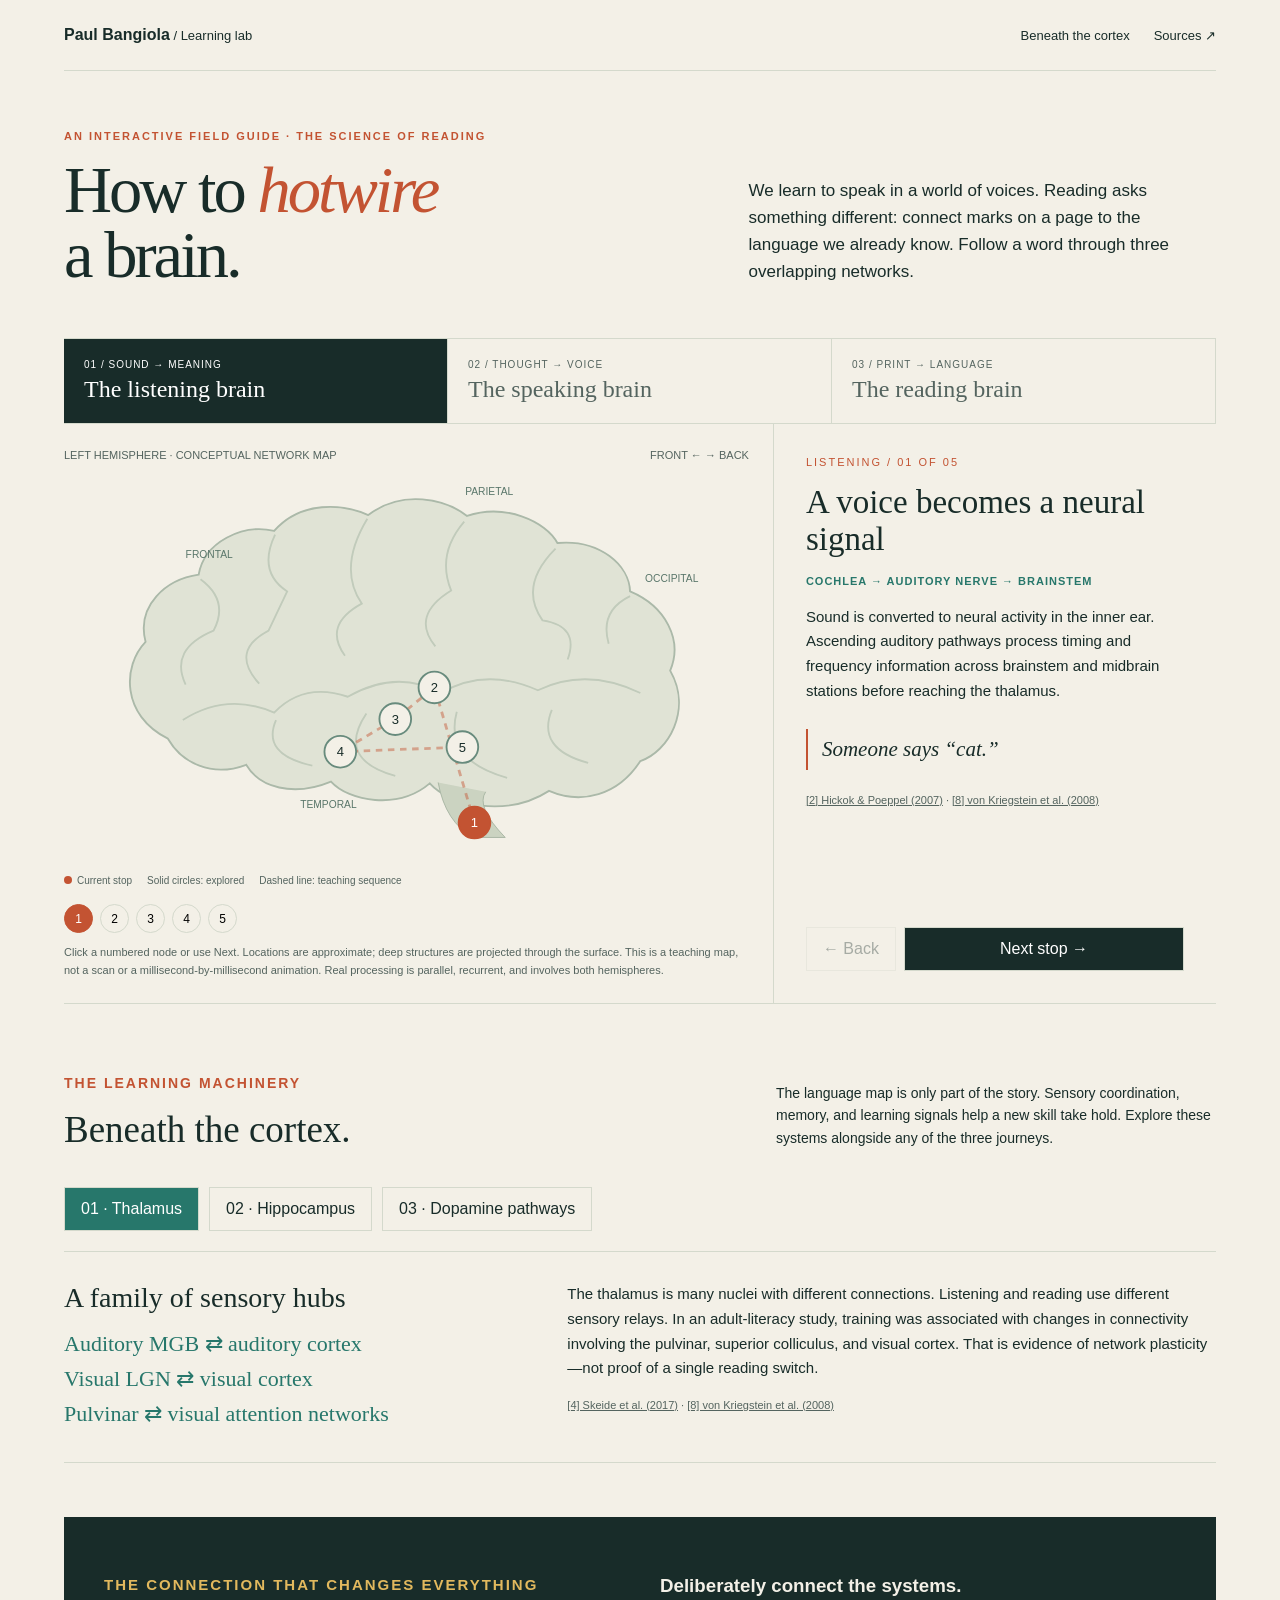
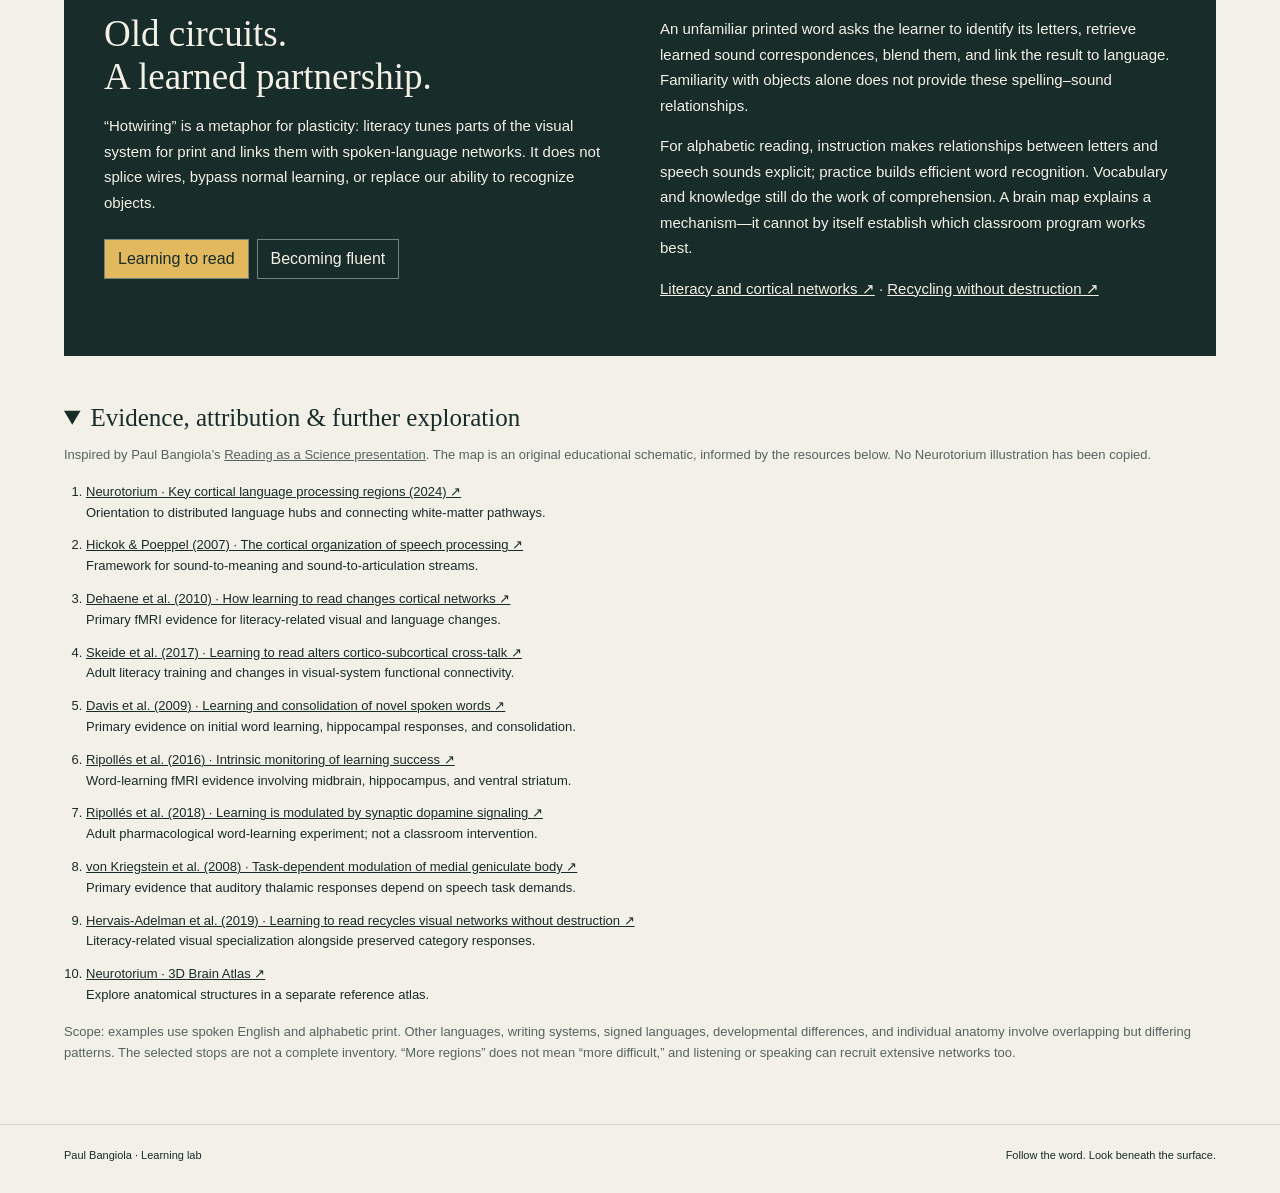
<file: reading-brain.html>
<!doctype html><html lang="en"><head><meta charset="utf-8"><meta name="viewport" content="width=device-width,initial-scale=1"><meta name="description" content="Explore the listening, speaking and reading brain, and the learning systems beneath the cortex."><title>How to Hotwire a Brain · Paul Bangiola</title><style>
:root{--bg:#f3f0e7;--ink:#182c29;--muted:#54645f;--line:#d4d9cc;--accent:#c35332;--green:#27776b;--gold:#e2b95e}*{box-sizing:border-box}body{margin:0;background:var(--bg);color:var(--ink);font-family:Arial,sans-serif}a{color:inherit}button{font:inherit;cursor:pointer}button:focus-visible,a:focus-visible{outline:3px solid #c35332;outline-offset:5px}header,main,footer{max-width:1440px;margin:auto;padding:0 5vw}nav{display:flex;justify-content:space-between;align-items:center;padding:26px 0;border-bottom:1px solid var(--line);gap:20px}nav a{text-decoration:none;font-size:13px}nav b{font-size:16px}nav div{display:flex;gap:24px}.intro{display:grid;grid-template-columns:1.3fr 1fr;gap:6vw;padding:48px 0 36px;align-items:end}.eyebrow{text-transform:uppercase;font-size:11px;letter-spacing:2px;font-weight:bold;color:var(--accent)}h1{font:normal clamp(44px,5.2vw,78px)/.98 Georgia,serif;letter-spacing:-3px;margin:15px 0}h1 em{color:var(--accent);font-weight:normal}.intro p:last-child{font-size:17px;line-height:1.6;max-width:450px}.tabs{display:flex;border-top:1px solid var(--line);border-bottom:1px solid var(--line)}.tabs button{flex:1;border:0;border-right:1px solid var(--line);background:transparent;text-align:left;padding:20px;color:var(--muted)}.tabs button[aria-pressed=true]{background:var(--ink);color:white}.tabs small{display:block;font-size:10px;letter-spacing:1px;margin-bottom:6px}.tabs strong{font:normal 24px Georgia}.experience{display:grid;grid-template-columns:minmax(0,1.6fr) minmax(300px,1fr);min-height:530px;border-bottom:1px solid var(--line)}.atlas{position:relative;padding:25px 24px 12px 0;min-width:0}.atlas-head{display:flex;justify-content:space-between;font-size:11px;color:var(--muted);gap:10px}.atlas svg{width:100%;height:auto;display:block;max-height:410px}.brain{fill:#e0e3d5;stroke:#abb9a9;stroke-width:2}.fold{fill:none;stroke:#c1cbbb;stroke-width:2}.route{fill:none;stroke:var(--accent);stroke-width:3;stroke-dasharray:7 6;opacity:.45}.dot circle{fill:var(--bg);stroke:#688b7d;stroke-width:2}.dot text{font-size:14px;fill:var(--ink);text-anchor:middle;pointer-events:none}.dot{cursor:pointer}.dot.active circle{fill:var(--accent);stroke:var(--accent)}.dot.active text{fill:white}.dot.past circle{fill:#bbd1c2}.sublabel{font-size:11px;fill:#59766a}.legend{display:flex;gap:15px;font-size:10px;color:var(--muted);margin-top:4px}.legend i{display:inline-block;width:8px;height:8px;border-radius:50%;background:var(--accent);margin-right:5px}.detail{border-left:1px solid var(--line);padding:32px;display:flex;flex-direction:column}.count{font-size:11px;letter-spacing:2px;color:var(--accent)}.detail h2{font:normal 33px/1.1 Georgia;margin:16px 0}.region{font-size:11px;font-weight:bold;line-height:1.5;text-transform:uppercase;letter-spacing:1px;color:var(--green)}.detail p{font-size:15px;line-height:1.65}.example{border-left:2px solid var(--accent);padding:8px 14px;font:italic 21px Georgia;margin:10px 0}.citation{font-size:11px!important;color:var(--muted)}.controls{display:flex;gap:8px;margin-top:auto;padding-top:22px}.controls button,.pill{border:1px solid var(--line);padding:12px 16px;background:transparent;color:var(--ink)}.controls #next{background:var(--ink);color:#fff;flex:1}.controls button:disabled{opacity:.35;cursor:default}.steps{display:flex;gap:7px;margin:18px 0 8px;flex-wrap:wrap}.steps button{border:1px solid var(--line);background:transparent;border-radius:50%;width:29px;height:29px;font-size:12px}.steps button[aria-current=step]{background:var(--accent);color:white;border-color:var(--accent)}.note{font-size:11px;line-height:1.6;color:var(--muted)}.beneath{padding:54px 0}.section-title{display:flex;justify-content:space-between;gap:30px;align-items:end}.section-title h2,.takeaway h2{font:normal 37px Georgia;margin:12px 0}.section-title p{max-width:440px;font-size:14px;line-height:1.6}.support-tabs{display:flex;gap:10px;margin:24px 0 0;flex-wrap:wrap}.support-tabs button[aria-pressed=true]{background:var(--green);color:white}.support-panel{display:grid;grid-template-columns:1fr 1.4fr;gap:40px;border-top:1px solid var(--line);border-bottom:1px solid var(--line);padding:30px 0;margin-top:20px}.support-panel h3{font:normal 28px Georgia;margin:0 0 12px}.support-panel p{font-size:15px;line-height:1.65;margin-top:0}.support-panel .circuit{font:normal 22px/1.6 Georgia;color:var(--green)}.takeaway{background:var(--ink);color:var(--bg);padding:40px;display:grid;grid-template-columns:1fr 1fr;gap:40px}.takeaway p{font-size:15px;line-height:1.7}.takeaway .eyebrow{color:var(--gold)}.compare{display:flex;gap:8px;margin-top:24px}.compare button{color:var(--bg);border:1px solid #73867e;background:transparent;padding:10px 13px}.compare button[aria-pressed=true]{color:var(--ink);background:var(--gold)}.sources{padding:48px 0}.sources summary{font:normal 25px Georgia;cursor:pointer}.sources li{font-size:13px;line-height:1.6;margin:12px 0}.sources ol{padding-left:22px}.sources p{font-size:13px;line-height:1.6;color:var(--muted)}footer{font-size:11px;padding-top:24px;padding-bottom:32px;border-top:1px solid var(--line);display:flex;justify-content:space-between;gap:20px}.skip{position:absolute;top:-100px}.skip:focus{top:0;background:white;padding:15px;z-index:10}@media(max-width:800px){.intro{grid-template-columns:1fr;gap:6px;padding-top:28px}h1{letter-spacing:-2px}.experience{grid-template-columns:1fr}.detail{border-left:0;border-top:1px solid var(--line);padding:25px 0;min-height:390px}.atlas{padding-right:0}.tabs button{padding:14px 8px}.tabs strong{font-size:19px}.section-title,.support-panel,.takeaway{display:block}.section-title h2{font-size:32px}.support-panel .circuit{margin-bottom:20px}.takeaway{padding:26px}.atlas-head{font-size:9px}nav div{gap:12px}nav a{font-size:11px}.legend{flex-wrap:wrap}.intro p:last-child{font-size:15px}}
</style></head><body><a class="skip" href="#journey">Skip to the journey</a><header><nav><a href="https://pbangiola.github.io/"><b>Paul Bangiola</b> / Learning lab</a><div><a href="#beneath">Beneath the cortex</a><a href="#sources">Sources ↗</a></div></nav><section class="intro"><div><p class="eyebrow">An interactive field guide · The science of reading</p><h1>How to <em>hotwire</em><br>a brain.</h1></div><p>We learn to speak in a world of voices. Reading asks something different: connect marks on a page to the language we already know. Follow a word through three overlapping networks.</p></section></header><main><section id="journey" aria-label="Interactive brain journey"><div class="tabs" aria-label="Choose a journey"><button data-mode="listen"><small>01 / SOUND → MEANING</small><strong>The listening brain</strong></button><button data-mode="speak"><small>02 / THOUGHT → VOICE</small><strong>The speaking brain</strong></button><button data-mode="read"><small>03 / PRINT → LANGUAGE</small><strong>The reading brain</strong></button></div><div class="experience"><div class="atlas"><div class="atlas-head"><span>LEFT HEMISPHERE · CONCEPTUAL NETWORK MAP</span><span>FRONT ← → BACK</span></div><svg viewBox="0 0 720 440" role="group" aria-label="Simplified left brain schematic with clickable journey stops"><path class="brain" d="M104 298 C54 273 55 220 80 194 C70 155 102 127 137 122 C143 87 184 67 218 75 C247 42 292 46 319 58 C356 30 402 41 425 59 C466 45 510 65 522 88 C568 84 599 112 600 140 C638 156 657 192 643 225 C667 267 641 312 611 322 C587 359 548 369 513 354 C468 383 406 370 385 346 C351 375 298 365 279 344 C238 361 202 350 188 326 C151 340 119 324 104 298Z"/><path class="fold" d="M139 127 Q170 150 153 182 Q105 202 123 240 M219 79 Q200 119 232 140 L212 182 Q170 204 202 239 M318 62 Q286 115 312 153 Q270 176 294 209 M422 65 Q392 100 408 139 Q364 166 391 199 M520 94 Q480 134 506 171 Q546 177 533 213 M600 145 Q567 161 577 196 M120 278 Q167 248 218 270 Q250 237 297 253 Q350 223 397 249 Q445 221 501 246 Q553 221 611 249 M220 278 Q204 315 259 327 M317 271 Q284 320 348 338 M414 269 Q400 321 468 340 M516 267 Q499 309 555 324"/><path d="M394 345 Q402 388 432 404 L466 404 Q434 371 445 355" fill="#cbd3c1" stroke="#a7b5a3"/><text class="sublabel" x="123" y="104">FRONTAL</text><text class="sublabel" x="423" y="36">PARIETAL</text><text class="sublabel" x="616" y="130">OCCIPITAL</text><text class="sublabel" x="246" y="372">TEMPORAL</text><path id="route" class="route"/><g id="nodes"></g></svg><div class="legend"><span><i></i>Current stop</span><span>Solid circles: explored</span><span>Dashed line: teaching sequence</span></div><div class="steps" id="steps" aria-label="Jump to a journey stop"></div><p class="note">Click a numbered node or use Next. Locations are approximate; deep structures are projected through the surface. This is a teaching map, not a scan or a millisecond-by-millisecond animation. Real processing is parallel, recurrent, and involves both hemispheres.</p></div><article class="detail" aria-live="polite" aria-atomic="true"><span id="count" class="count"></span><h2 id="title"></h2><div id="region" class="region"></div><p id="body"></p><div id="example" class="example"></div><p id="cite" class="citation"></p><div class="controls"><button id="prev" aria-label="Previous stop">← Back</button><button id="next">Next stop →</button></div></article></div></section><section id="beneath" class="beneath"><div class="section-title"><div><p class="eyebrow">The learning machinery</p><h2>Beneath the cortex.</h2></div><p>The language map is only part of the story. Sensory coordination, memory, and learning signals help a new skill take hold. Explore these systems alongside any of the three journeys.</p></div><div class="support-tabs"><button class="pill" data-support="thalamus">01 · Thalamus</button><button class="pill" data-support="hippocampus">02 · Hippocampus</button><button class="pill" data-support="dopamine">03 · Dopamine pathways</button></div><div id="support-panel" class="support-panel" aria-live="polite"></div></section><section class="takeaway"><div><p class="eyebrow">The connection that changes everything</p><h2>Old circuits.<br>A learned partnership.</h2><p>“Hotwiring” is a metaphor for plasticity: literacy tunes parts of the visual system for print and links them with spoken-language networks. It does not splice wires, bypass normal learning, or replace our ability to recognize objects.</p><div class="compare"><button data-level="new">Learning to read</button><button data-level="fluent">Becoming fluent</button></div></div><div aria-live="polite"><h3 id="level-title"></h3><p id="level-body"></p><p>For alphabetic reading, instruction makes relationships between letters and speech sounds explicit; practice builds efficient word recognition. Vocabulary and knowledge still do the work of comprehension. A brain map explains a mechanism—it cannot by itself establish which classroom program works best.</p><p><a href="https://pubmed.ncbi.nlm.nih.gov/21071632/">Literacy and cortical networks ↗</a> · <a href="https://pmc.ncbi.nlm.nih.gov/articles/PMC6750915/">Recycling without destruction ↗</a></p></div></section><section id="sources" class="sources"><details open><summary>Evidence, attribution & further exploration</summary><p>Inspired by Paul Bangiola’s <a href="https://docs.google.com/presentation/d/1XMoOnlUCeP9F7BK1zp_rKUcJ3IFlzDxrgmNvcLT5Mgw/edit">Reading as a Science presentation</a>. The map is an original educational schematic, informed by the resources below. No Neurotorium illustration has been copied.</p><ol id="source-list"></ol><p>Scope: examples use spoken English and alphabetic print. Other languages, writing systems, signed languages, developmental differences, and individual anatomy involve overlapping but differing patterns. The selected stops are not a complete inventory. “More regions” does not mean “more difficult,” and listening or speaking can recruit extensive networks too.</p></details></section></main><footer><span>Paul Bangiola · Learning lab</span><span>Follow the word. Look beneath the surface.</span></footer><script>
const sources=[['Neurotorium · Key cortical language processing regions (2024)','https://neurotorium.org/image/key-cortical-language-processing-regions-in-the-brain/','Orientation to distributed language hubs and connecting white-matter pathways.'],['Hickok & Poeppel (2007) · The cortical organization of speech processing','https://pubmed.ncbi.nlm.nih.gov/17431404/','Framework for sound-to-meaning and sound-to-articulation streams.'],['Dehaene et al. (2010) · How learning to read changes cortical networks','https://pubmed.ncbi.nlm.nih.gov/21071632/','Primary fMRI evidence for literacy-related visual and language changes.'],['Skeide et al. (2017) · Learning to read alters cortico-subcortical cross-talk','https://pubmed.ncbi.nlm.nih.gov/28560333/','Adult literacy training and changes in visual-system functional connectivity.'],['Davis et al. (2009) · Learning and consolidation of novel spoken words','https://pmc.ncbi.nlm.nih.gov/articles/PMC2832742/','Primary evidence on initial word learning, hippocampal responses, and consolidation.'],['Ripollés et al. (2016) · Intrinsic monitoring of learning success','https://pubmed.ncbi.nlm.nih.gov/27644419/','Word-learning fMRI evidence involving midbrain, hippocampus, and ventral striatum.'],['Ripollés et al. (2018) · Learning is modulated by synaptic dopamine signaling','https://pmc.ncbi.nlm.nih.gov/articles/PMC6133552/','Adult pharmacological word-learning experiment; not a classroom intervention.'],['von Kriegstein et al. (2008) · Task-dependent modulation of medial geniculate body','https://pubmed.ncbi.nlm.nih.gov/19062286/','Primary evidence that auditory thalamic responses depend on speech task demands.'],['Hervais-Adelman et al. (2019) · Learning to read recycles visual networks without destruction','https://pmc.ncbi.nlm.nih.gov/articles/PMC6750915/','Literacy-related visual specialization alongside preserved category responses.'],['Neurotorium · 3D Brain Atlas','https://neurotorium.org/3d-brain-atlas/','Explore anatomical structures in a separate reference atlas.']];
const S=(t,r,b,e,x,y,c)=>({t,r,b,e,x,y,c});
const journeys={listen:[S('A voice becomes a neural signal','Cochlea → auditory nerve → brainstem','Sound is converted to neural activity in the inner ear. Ascending auditory pathways process timing and frequency information across brainstem and midbrain stations before reaching the thalamus.','Someone says “cat.”',433,388,[2,8]),S('Sound reaches the cortex','Medial geniculate body · thalamus','The auditory thalamus relays and shapes input to auditory cortex. Its responses are influenced by what the listener is trying to hear; it is more than a passive switchboard.','The signal is sound—not yet a dictionary entry.',390,243,[8]),S('Find structure in the sound','Auditory cortex · superior temporal regions','Auditory and surrounding temporal regions analyze patterns in speech. Early speech processing engages both hemispheres; this left-side map shows only part of the network.','The changing sound pattern /kæt/.',348,277,[2]),S('Connect sound with meaning','Temporal language network + distributed conceptual systems','A ventral stream helps map speech onto meaning. Context and knowledge interact with incoming sound rather than waiting at the end of a rigid assembly line.','A small animal, whiskers, a familiar pet.',289,312,[2]),S('Keep a new word','Hippocampus ↔ cortical memory systems','If the word or association is new, memory systems help encode it. Familiar speech does not have to pass through the hippocampus for every word. Learning and later consolidation are a different story from moment-to-moment comprehension.','“That unfamiliar animal is a caracal.”',420,307,[5])],speak:[S('Begin with something to say','Distributed conceptual + language systems','Speaking starts with an intention and conceptual content. Knowledge and meaning are distributed; there is no single “idea center.”','I want to tell you about the cat.',285,312,[1,2]),S('Select words and their sound forms','Temporal language regions','The production network retrieves lexical and phonological information. These processes interact with planning rather than acting as independent boxes.','Choose “cat,” then its speech sounds.',350,280,[1,2]),S('Build an articulatory plan','Inferior frontal + premotor regions','Frontal language and motor-planning regions contribute to organizing the utterance. Broca’s area is part of a network, not the whole speaking brain.','Prepare the sequence /k/ → /æ/ → /t/.',180,218,[1,2]),S('Move, sequence, and coordinate','Motor cortex + subcortical motor loops','Motor commands control breathing, voicing, tongue and lips. Basal-ganglia and cerebellar circuits contribute to sequencing and coordination; they are not drawn in full here.','Say “cat.”',256,151,[1]),S('Listen to your own voice','Auditory cortex ↔ speech-motor network','Auditory feedback and sensory-motor predictions help monitor speech. The dorsal stream links sound representations with articulatory systems.','Did that come out the way I intended?',388,288,[2])],read:[S('Light enters an older visual system','Retina → lateral geniculate nucleus → visual cortex','Print begins as visual input. The main pathway reaches primary visual cortex through the visual thalamus. The thalamus contains different nuclei: the LGN for this route is not the auditory MGB.','See the marks: c a t.',605,221,[3]),S('Make print a familiar visual pattern','Left ventral occipitotemporal cortex · VWFA','Reading experience tunes a region within the visual recognition system for learned orthographic patterns. This “visual word form area” works with language networks; recognizing a word is not simply memorizing a picture.','Different fonts, the same letters: cat · CAT.',503,318,[3,9]),S('Link letters with speech sounds','Temporoparietal + frontal language networks','In alphabetic decoding, learned spelling–sound relationships connect print with phonology. The diagram emphasizes this bridge, while real reading also uses interacting routes to meaning.','c → /k/ · a → /æ/ · t → /t/',407,200,[1,3]),S('Connect print to language and knowledge','Temporal semantic + wider comprehension networks','The result must connect with vocabulary, syntax, and knowledge. Fluent readers can access meaning efficiently from familiar print; not every word requires overt sounding out.','Not just /kæt/: an animal you know.',285,312,[2,3]),S('Say it—or read silently','Frontal speech systems · optional articulation','Reading aloud recruits speech planning and motor output. Silent reading does not require moving the mouth. Learning tunes a partnership between visual and language systems, rather than building a wholly new organ.','“Cat.” Now meet it in a sentence.',180,218,[1,3]) ]};
const support={thalamus:{title:'A family of sensory hubs',circuit:'Auditory MGB ⇄ auditory cortex<br>Visual LGN ⇄ visual cortex<br>Pulvinar ⇄ visual attention networks',body:'The thalamus is many nuclei with different connections. Listening and reading use different sensory relays. In an adult-literacy study, training was associated with changes in connectivity involving the pulvinar, superior colliculus, and visual cortex. That is evidence of network plasticity—not proof of a single reading switch.',c:[4,8]},hippocampus:{title:'Bind the unfamiliar. Build a memory.',circuit:'New word or association<br>⇄ hippocampal memory systems<br>⇄ cortical representations',body:'The hippocampus helps encode new information and associations. Novel spoken-word experiments support a distinction between rapid initial learning and later integration with existing lexical knowledge. It is a learning partner, not a permanent lookup table through which every familiar word travels.',c:[5]},dopamine:{title:'Learning has a motivational dimension',circuit:'Midbrain SN/VTA<br>↔ ventral striatum + hippocampus<br>↔ wider learning networks',body:'Dopamine-related midbrain systems interact with memory and reward networks. Adult word-learning studies link successful discovery of meaning with activity in this circuit; a pharmacological experiment also supports dopamine’s involvement. These are learning/modulatory relationships, not an extra sensory route. They do not establish that prizes, “dopamine boosts,” or a particular reading lesson will produce better learning.',c:[6,7]}};
let mode='listen',step=0;const $=id=>document.getElementById(id);function refs(ns){return ns.map(n=>`<a href="${sources[n-1][1]}">[${n}] ${sources[n-1][0].split(' · ')[0]}</a>`).join(' · ')}
function render(){const arr=journeys[mode],s=arr[step];document.querySelectorAll('[data-mode]').forEach(b=>b.setAttribute('aria-pressed',b.dataset.mode===mode));$('count').textContent=`${mode==='listen'?'LISTENING':mode==='speak'?'SPEAKING':'READING'} / ${String(step+1).padStart(2,'0')} OF ${String(arr.length).padStart(2,'0')}`;$('title').textContent=s.t;$('region').textContent=s.r;$('body').textContent=s.b;$('example').textContent=s.e;$('cite').innerHTML=refs(s.c);$('prev').disabled=step===0;$('next').textContent=step===arr.length-1?(mode==='listen'?'Explore speaking →':mode==='speak'?'Explore reading →':'Restart reading ↺'):'Next stop →';$('route').setAttribute('d',arr.map((n,i)=>(i?'L':'M')+n.x+' '+n.y).join(' '));$('nodes').innerHTML=arr.map((n,i)=>`<g class="dot ${i===step?'active':i<step?'past':''}" role="button" tabindex="0" aria-label="Stop ${i+1}: ${n.t}" data-step="${i}" transform="translate(${n.x},${n.y})"><circle r="17"/><text dy="5">${i+1}</text></g>`).join('');$('steps').innerHTML=arr.map((n,i)=>`<button data-step="${i}" ${i===step?'aria-current="step"':''} aria-label="Stop ${i+1}: ${n.t}">${i+1}</button>`).join('');history.replaceState(null,'',`#${mode}-${step+1}`)}
function change(m,n=0){mode=m;step=n;render()}document.querySelectorAll('[data-mode]').forEach(b=>b.onclick=()=>change(b.dataset.mode));document.addEventListener('click',e=>{const n=e.target.closest('[data-step]');if(n){step=+n.dataset.step;render()}});$('nodes').addEventListener('keydown',e=>{if(e.key==='Enter'||e.key===' '){e.preventDefault();e.target.closest('[data-step]')?.dispatchEvent(new MouseEvent('click',{bubbles:true}))}});$('prev').onclick=()=>{if(step>0){step--;render()}};$('next').onclick=()=>{if(step<journeys[mode].length-1){step++;render()}else change(mode==='listen'?'speak':'read')};function showSupport(key){const s=support[key];document.querySelectorAll('[data-support]').forEach(b=>b.setAttribute('aria-pressed',b.dataset.support===key));$('support-panel').innerHTML=`<div><h3>${s.title}</h3><div class="circuit">${s.circuit}</div></div><div><p>${s.body}</p><p class="citation">${refs(s.c)}</p></div>`}document.querySelectorAll('[data-support]').forEach(b=>b.onclick=()=>showSupport(b.dataset.support));function level(k){document.querySelectorAll('[data-level]').forEach(b=>b.setAttribute('aria-pressed',b.dataset.level===k));$('level-title').textContent=k==='new'?'Deliberately connect the systems.':'Make the connection efficient.';$('level-body').textContent=k==='new'?'An unfamiliar printed word asks the learner to identify its letters, retrieve learned sound correspondences, blend them, and link the result to language. Familiarity with objects alone does not provide these spelling–sound relationships.':'With reading experience, familiar spelling patterns gain efficient access to sounds and meanings. Skilled readers still recruit decoding when a word is unfamiliar. Fluency reflects learning across a network, not the disappearance of phonology.'}document.querySelectorAll('[data-level]').forEach(b=>b.onclick=()=>level(b.dataset.level));$('source-list').innerHTML=sources.map(s=>`<li><a href="${s[1]}">${s[0]} ↗</a><br>${s[2]}</li>`).join('');const match=location.hash.match(/^#(listen|speak|read)-([1-5])$/);if(match){mode=match[1];step=+match[2]-1}render();showSupport('thalamus');level('new');
</script></body></html>
</file>
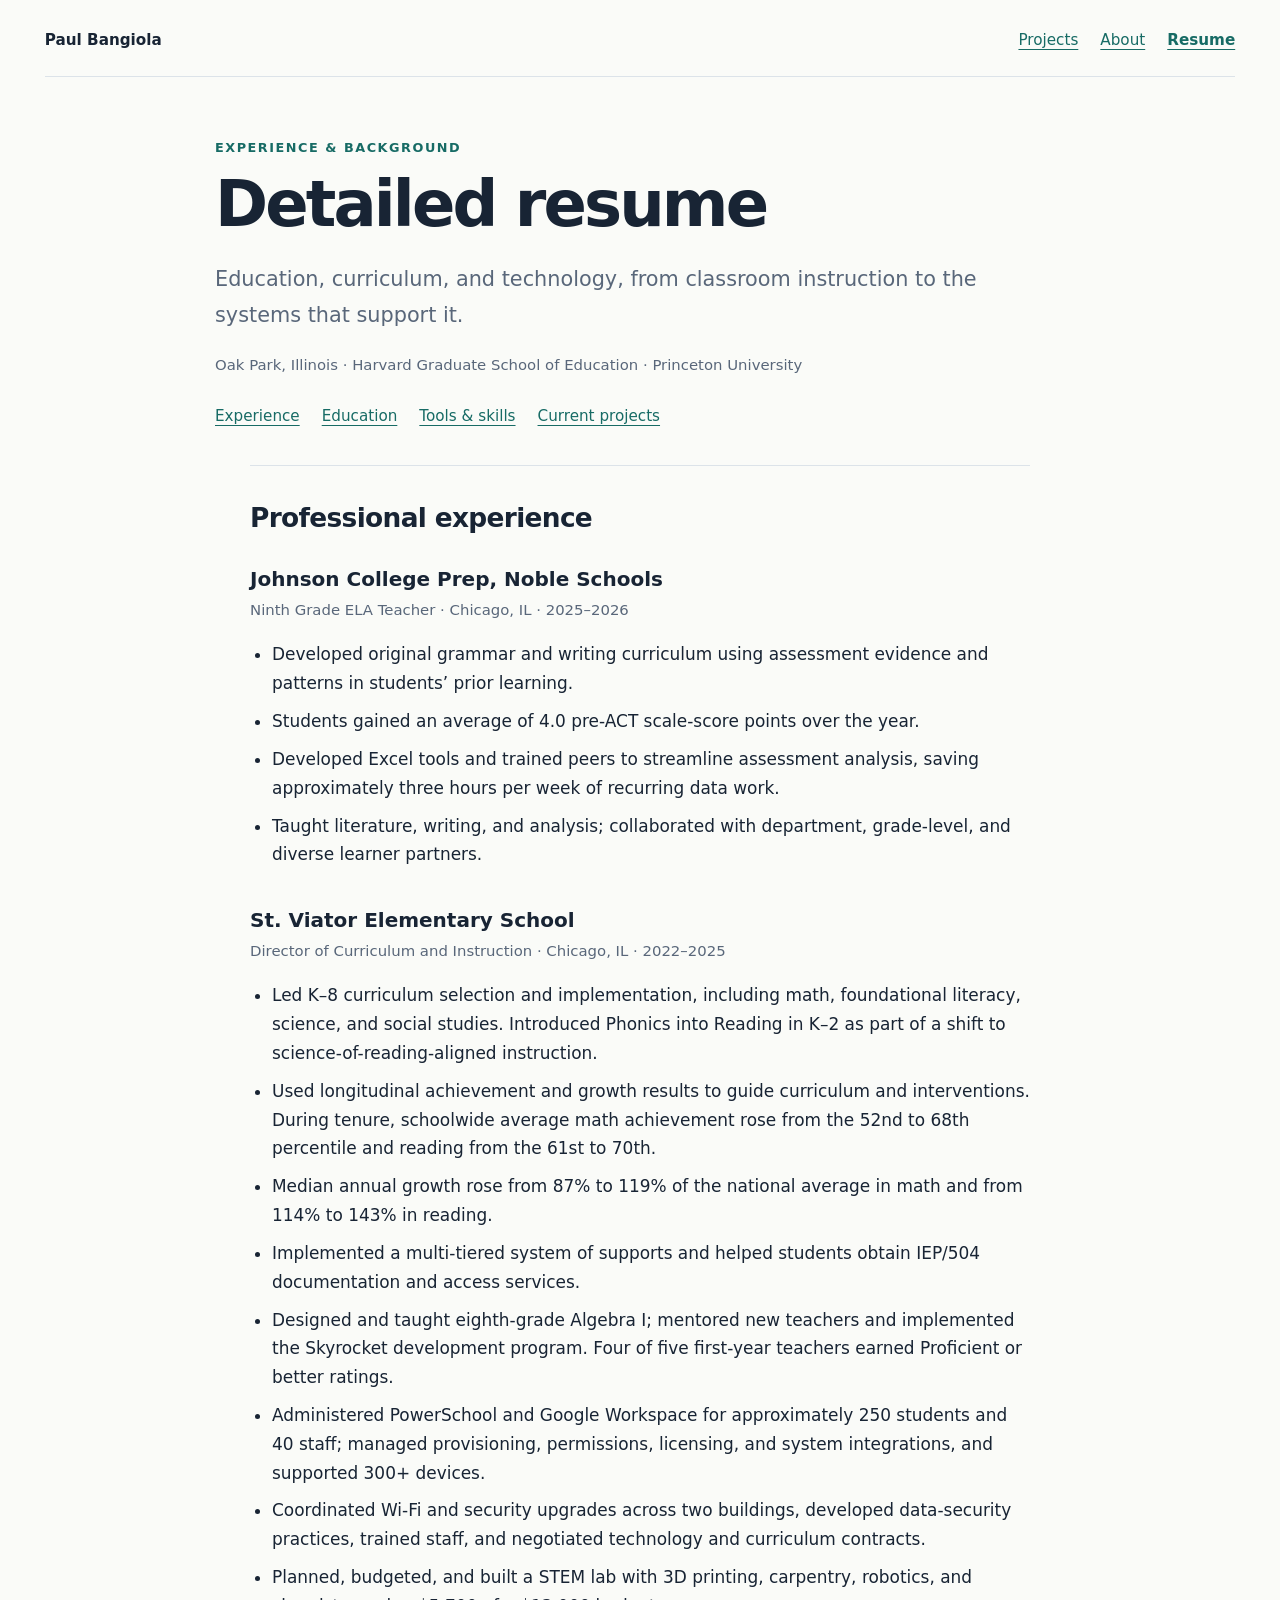
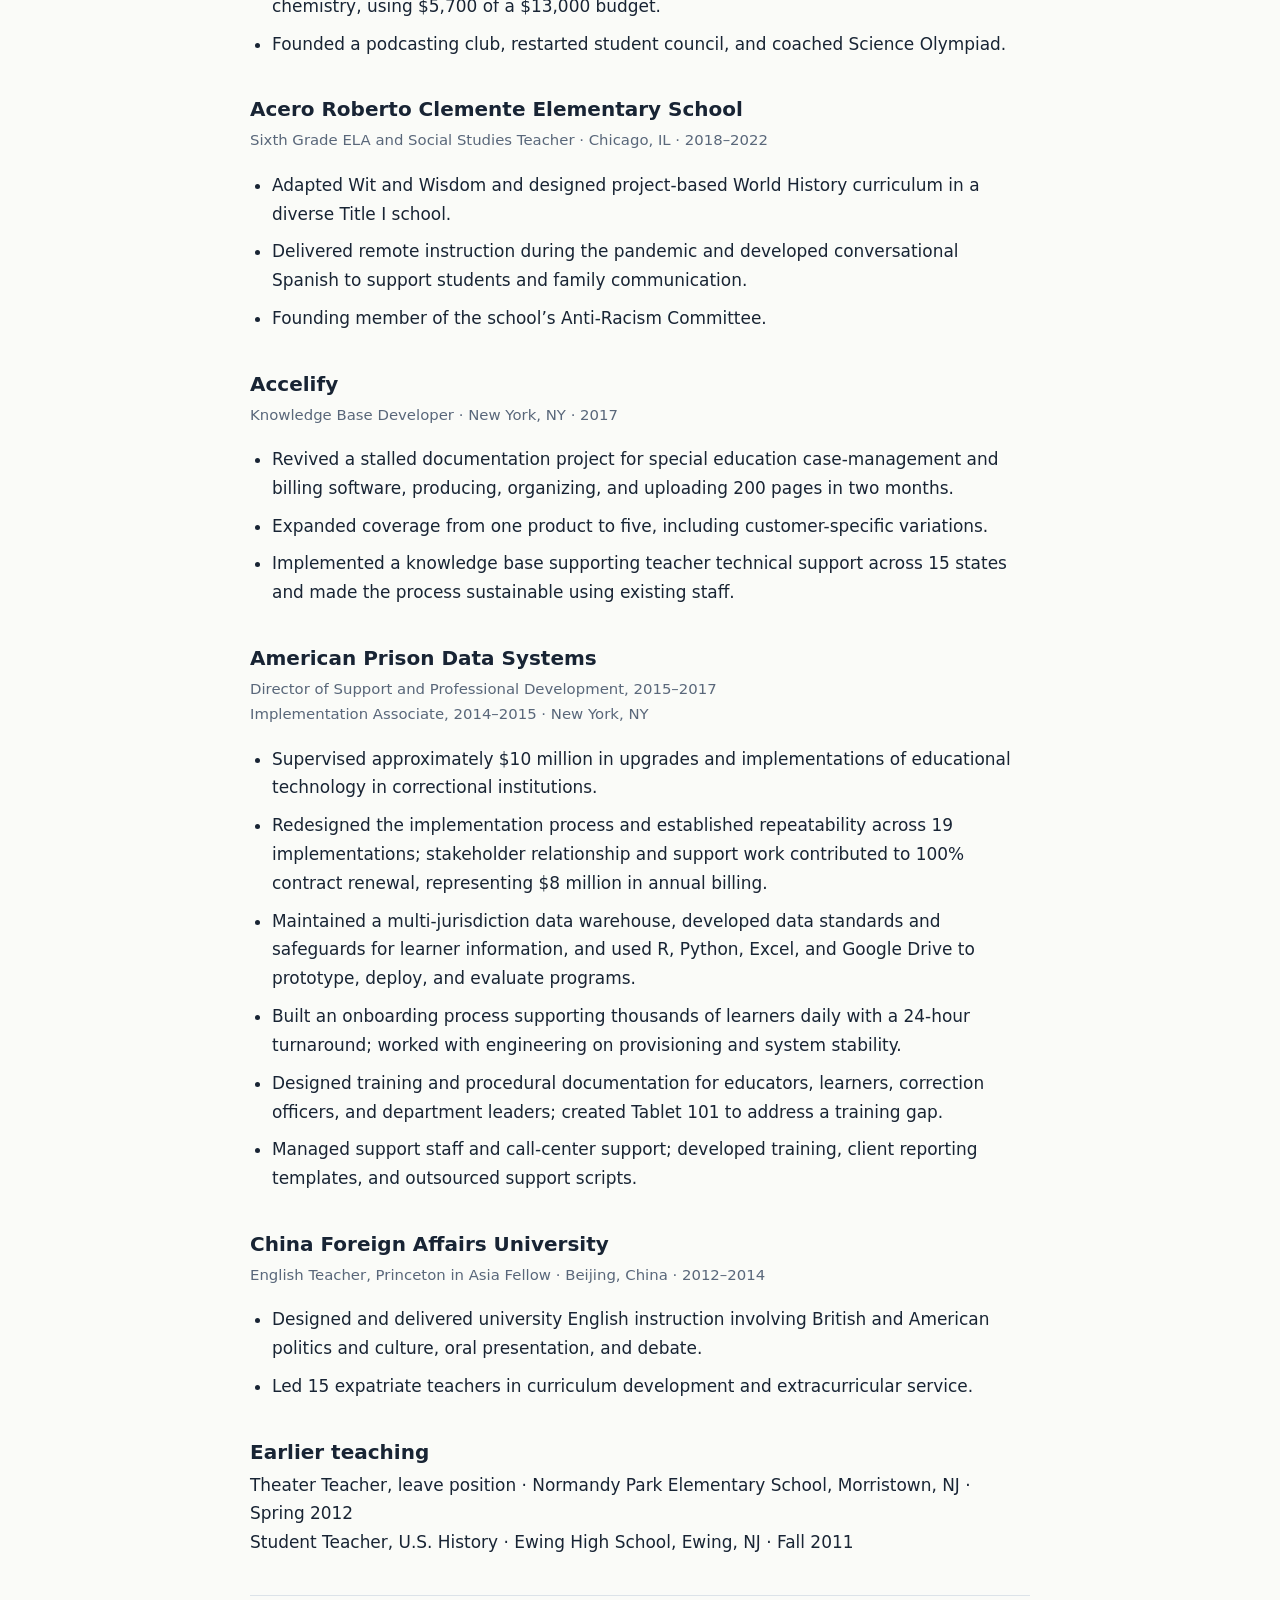
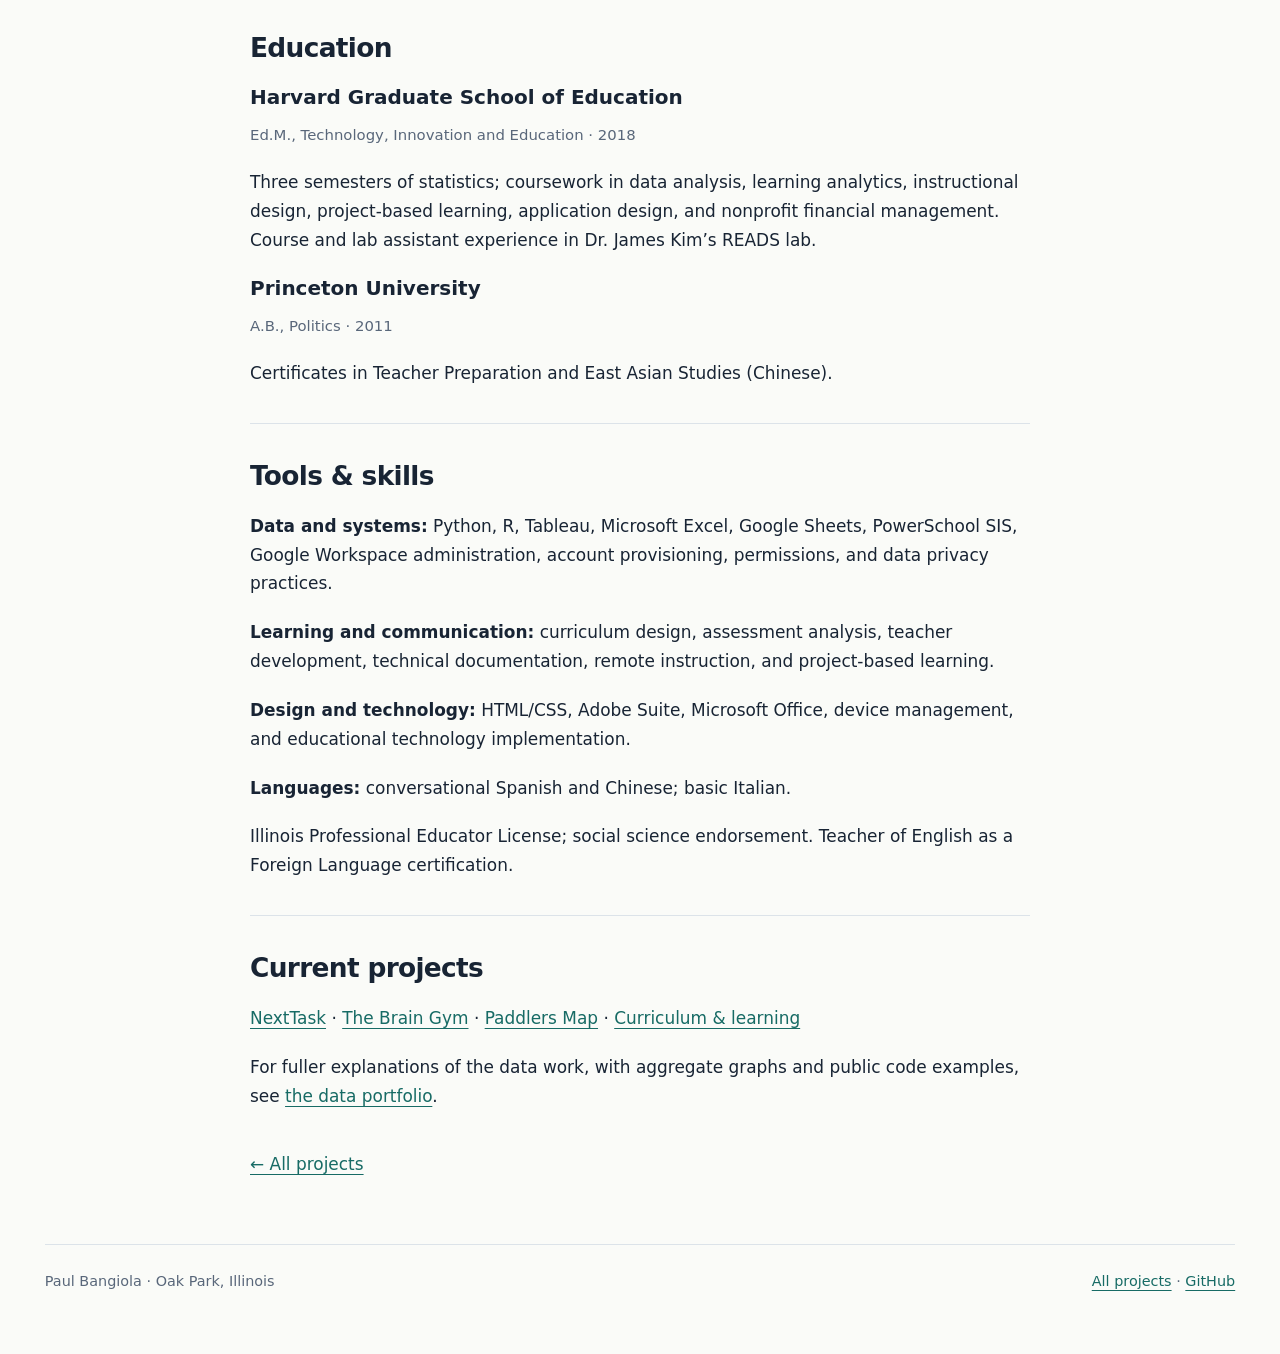
<file: resume.html>
<!doctype html>
<html lang="en"><head><meta charset="utf-8"><meta name="viewport" content="width=device-width, initial-scale=1"><meta name="description" content="Paul Bangiola’s detailed experience in education, curriculum leadership, educational technology, data systems, and knowledge management."><title>Detailed resume | Paul Bangiola</title><link rel="stylesheet" href="portfolio.css"></head><body><a class="skip" href="#content">Skip to content</a><div class="shell"><nav class="topnav" aria-label="Main navigation"><a class="name" href="index.html">Paul Bangiola</a><div class="navlinks"><a href="index.html#projects">Projects</a><a href="about.html">About</a><a href="resume.html" aria-current="page">Resume</a></div></nav><main id="content"><header class="pagehead"><p class="eyebrow">Experience & background</p><h1>Detailed resume</h1><p class="lead">Education, curriculum, and technology, from classroom instruction to the systems that support it.</p><p class="meta">Oak Park, Illinois · Harvard Graduate School of Education · Princeton University</p><nav class="toc" aria-label="Resume sections"><a href="#experience">Experience</a><a href="#education">Education</a><a href="#skills">Tools & skills</a><a href="#projects">Current projects</a></nav></header><div class="reading resume-page"><section id="experience"><h2>Professional experience</h2>
<div class="job"><h3>Johnson College Prep, Noble Schools</h3><p class="meta">Ninth Grade ELA Teacher · Chicago, IL · 2025–2026</p><ul><li>Developed original grammar and writing curriculum using assessment evidence and patterns in students’ prior learning.</li><li>Students gained an average of 4.0 pre-ACT scale-score points over the year.</li><li>Developed Excel tools and trained peers to streamline assessment analysis, saving approximately three hours per week of recurring data work.</li><li>Taught literature, writing, and analysis; collaborated with department, grade-level, and diverse learner partners.</li></ul></div>
<div class="job"><h3>St. Viator Elementary School</h3><p class="meta">Director of Curriculum and Instruction · Chicago, IL · 2022–2025</p><ul><li>Led K–8 curriculum selection and implementation, including math, foundational literacy, science, and social studies. Introduced Phonics into Reading in K–2 as part of a shift to science-of-reading-aligned instruction.</li><li>Used longitudinal achievement and growth results to guide curriculum and interventions. During tenure, schoolwide average math achievement rose from the 52nd to 68th percentile and reading from the 61st to 70th.</li><li>Median annual growth rose from 87% to 119% of the national average in math and from 114% to 143% in reading.</li><li>Implemented a multi-tiered system of supports and helped students obtain IEP/504 documentation and access services.</li><li>Designed and taught eighth-grade Algebra I; mentored new teachers and implemented the Skyrocket development program. Four of five first-year teachers earned Proficient or better ratings.</li><li>Administered PowerSchool and Google Workspace for approximately 250 students and 40 staff; managed provisioning, permissions, licensing, and system integrations, and supported 300+ devices.</li><li>Coordinated Wi-Fi and security upgrades across two buildings, developed data-security practices, trained staff, and negotiated technology and curriculum contracts.</li><li>Planned, budgeted, and built a STEM lab with 3D printing, carpentry, robotics, and chemistry, using $5,700 of a $13,000 budget.</li><li>Founded a podcasting club, restarted student council, and coached Science Olympiad.</li></ul></div>
<div class="job"><h3>Acero Roberto Clemente Elementary School</h3><p class="meta">Sixth Grade ELA and Social Studies Teacher · Chicago, IL · 2018–2022</p><ul><li>Adapted Wit and Wisdom and designed project-based World History curriculum in a diverse Title I school.</li><li>Delivered remote instruction during the pandemic and developed conversational Spanish to support students and family communication.</li><li>Founding member of the school’s Anti-Racism Committee.</li></ul></div>
<div class="job"><h3>Accelify</h3><p class="meta">Knowledge Base Developer · New York, NY · 2017</p><ul><li>Revived a stalled documentation project for special education case-management and billing software, producing, organizing, and uploading 200 pages in two months.</li><li>Expanded coverage from one product to five, including customer-specific variations.</li><li>Implemented a knowledge base supporting teacher technical support across 15 states and made the process sustainable using existing staff.</li></ul></div>
<div class="job"><h3>American Prison Data Systems</h3><p class="meta">Director of Support and Professional Development, 2015–2017<br>Implementation Associate, 2014–2015 · New York, NY</p><ul><li>Supervised approximately $10 million in upgrades and implementations of educational technology in correctional institutions.</li><li>Redesigned the implementation process and established repeatability across 19 implementations; stakeholder relationship and support work contributed to 100% contract renewal, representing $8 million in annual billing.</li><li>Maintained a multi-jurisdiction data warehouse, developed data standards and safeguards for learner information, and used R, Python, Excel, and Google Drive to prototype, deploy, and evaluate programs.</li><li>Built an onboarding process supporting thousands of learners daily with a 24-hour turnaround; worked with engineering on provisioning and system stability.</li><li>Designed training and procedural documentation for educators, learners, correction officers, and department leaders; created Tablet 101 to address a training gap.</li><li>Managed support staff and call-center support; developed training, client reporting templates, and outsourced support scripts.</li></ul></div>
<div class="job"><h3>China Foreign Affairs University</h3><p class="meta">English Teacher, Princeton in Asia Fellow · Beijing, China · 2012–2014</p><ul><li>Designed and delivered university English instruction involving British and American politics and culture, oral presentation, and debate.</li><li>Led 15 expatriate teachers in curriculum development and extracurricular service.</li></ul></div>
<div class="job"><h3>Earlier teaching</h3><p>Theater Teacher, leave position · Normandy Park Elementary School, Morristown, NJ · Spring 2012<br>Student Teacher, U.S. History · Ewing High School, Ewing, NJ · Fall 2011</p></div>
</section><section id="education"><h2>Education</h2><h3>Harvard Graduate School of Education</h3><p class="meta">Ed.M., Technology, Innovation and Education · 2018</p><p>Three semesters of statistics; coursework in data analysis, learning analytics, instructional design, project-based learning, application design, and nonprofit financial management. Course and lab assistant experience in Dr. James Kim’s READS lab.</p><h3>Princeton University</h3><p class="meta">A.B., Politics · 2011</p><p>Certificates in Teacher Preparation and East Asian Studies (Chinese).</p></section>
<section id="skills"><h2>Tools & skills</h2><p><strong>Data and systems:</strong> Python, R, Tableau, Microsoft Excel, Google Sheets, PowerSchool SIS, Google Workspace administration, account provisioning, permissions, and data privacy practices.</p><p><strong>Learning and communication:</strong> curriculum design, assessment analysis, teacher development, technical documentation, remote instruction, and project-based learning.</p><p><strong>Design and technology:</strong> HTML/CSS, Adobe Suite, Microsoft Office, device management, and educational technology implementation.</p><p><strong>Languages:</strong> conversational Spanish and Chinese; basic Italian.</p><p>Illinois Professional Educator License; social science endorsement. Teacher of English as a Foreign Language certification.</p></section>
<section id="projects"><h2>Current projects</h2><p><a href="nexttask.html">NextTask</a> · <a href="brain-gym.html">The Brain Gym</a> · <a href="paddlers-map.html">Paddlers Map</a> · <a href="learning.html">Curriculum & learning</a></p><p>For fuller explanations of the data work, with aggregate graphs and public code examples, see <a href="data-work.html">the data portfolio</a>.</p></section><p class="back"><a href="index.html#projects">← All projects</a></p></div></main><footer class="sitefooter"><p>Paul Bangiola · Oak Park, Illinois</p><div><a href="index.html#projects">All projects</a> · <a href="https://github.com/pbangiola">GitHub</a></div></footer></div></body></html>
</file>
<file: portfolio.css>
:root{color-scheme:light;--ink:#182434;--muted:#59677a;--line:#dce3e9;--accent:#176b65;--paper:#fff;--bg:#fafbf8}
*{box-sizing:border-box}html{scroll-behavior:smooth;scroll-padding-top:24px}body{margin:0;background:var(--bg);color:var(--ink);font-family:system-ui,-apple-system,BlinkMacSystemFont,"Segoe UI",sans-serif;line-height:1.7}a{color:var(--accent);text-underline-offset:4px}a:focus-visible{outline:3px solid var(--accent);outline-offset:5px}.skip{position:absolute;top:-100px;left:24px;background:#fff;padding:12px;z-index:3}.skip:focus{top:4px}.shell{max-width:1500px;margin:auto;padding:28px clamp(18px,3.5vw,54px) 60px}.topnav{display:flex;align-items:center;justify-content:space-between;gap:18px;flex-wrap:wrap;border-bottom:1px solid var(--line);padding-bottom:22px;font-size:.95rem}.topnav .name{font-weight:750;text-decoration:none;color:var(--ink)}.navlinks{display:flex;gap:22px;flex-wrap:wrap}.navlinks [aria-current=page]{font-weight:700}.hero{margin:30px 0 52px;background:#eaf1eb;border:1px solid #d5e1d8;border-radius:24px;padding:clamp(28px,5.5vw,76px);min-height:390px;display:flex;flex-direction:column;justify-content:center}.eyebrow{font-size:.8rem;font-weight:700;letter-spacing:.12em;text-transform:uppercase;color:var(--accent);margin:0 0 12px}h1{font-size:clamp(2.65rem,6vw,5.3rem);line-height:1.06;letter-spacing:-.045em;margin:0 0 24px}h2{font-size:clamp(1.6rem,3vw,2.2rem);letter-spacing:-.025em;line-height:1.25;margin:0 0 20px}h3{font-size:1.25rem;line-height:1.35;margin:0 0 12px}p{margin:0 0 20px}.hero .lead{font-size:clamp(1.15rem,2vw,1.5rem);line-height:1.6;max-width:860px;margin-bottom:18px}.hero .intro{color:#43574d;max-width:800px;font-size:1.05rem}.actions{display:flex;gap:12px;flex-wrap:wrap;margin-top:10px}.button{display:inline-block;border:1px solid var(--accent);border-radius:8px;padding:10px 17px;font-size:.95rem;font-weight:650;text-decoration:none}.button.primary{background:var(--accent);color:white}.button:hover{box-shadow:0 2px 8px #176b651a}.section-intro{display:flex;justify-content:space-between;align-items:baseline;gap:15px;flex-wrap:wrap;margin-bottom:22px}.section-intro h2{margin:0}.section-intro p{margin:0;color:var(--muted);font-size:.95rem}.projects{display:grid;grid-template-columns:minmax(0,1fr);gap:22px;align-items:stretch}.card{display:flex;flex-direction:column;min-width:0;min-height:290px;padding:28px;background:var(--paper);border:1px solid var(--line);border-radius:16px;color:var(--ink);text-decoration:none;transition:border-color .15s,box-shadow .15s,transform .15s}.card:hover{border-color:#7da69a;box-shadow:0 8px 25px #1824340a;transform:translateY(-3px)}.card .category{font-size:.78rem;color:var(--accent);letter-spacing:.06em;margin:0 0 24px;font-weight:650}.card h3{font-size:1.4rem;letter-spacing:-.02em}.card p{color:var(--muted);font-size:.98rem;margin-bottom:22px}.card .open{margin-top:auto;padding-top:10px;font-size:.9rem;color:var(--accent);font-weight:650}.pagehead{max-width:850px;margin:60px auto 35px}.pagehead h1{font-size:clamp(2.5rem,5vw,4.3rem)}.pagehead .lead{font-size:1.3rem;color:var(--muted)}.reading{max-width:780px;margin:auto;font-size:1.06rem}.reading section{padding-top:35px;margin-top:35px;border-top:1px solid var(--line)}.reading li{margin:9px 0}.reading ul{padding-left:22px}.meta{font-size:.93rem;color:var(--muted)}.related{padding:24px;background:#eaf1eb;border-radius:12px;margin:35px 0}.related h2{font-size:1.2rem}.toc{display:flex;gap:12px 22px;flex-wrap:wrap;font-size:.95rem;margin:26px 0 0}.job{margin:32px 0 38px}.job h3{margin-bottom:5px}.job .meta{margin-bottom:14px}.resume-page h2{font-size:1.65rem}.back{margin:40px 0 0}.sitefooter{margin-top:65px;padding-top:24px;border-top:1px solid var(--line);color:var(--muted);font-size:.9rem;display:flex;justify-content:space-between;gap:14px;flex-wrap:wrap}.sitefooter p{margin:0}
@media(min-width:520px){.projects{grid-template-columns:repeat(2,minmax(0,1fr))}}
@media(min-width:960px){.projects{grid-template-columns:repeat(3,minmax(0,1fr))}}
@media(min-width:1280px){.projects{grid-template-columns:repeat(4,minmax(0,1fr))}}
@media(max-width:600px){.topnav{font-size:.9rem}.navlinks{gap:16px}.hero{min-height:0;border-radius:16px;margin:24px 0 36px}.card{padding:23px;min-height:260px}.projects{gap:16px}.pagehead{margin-top:38px}.reading{font-size:1.025rem}}
@media(prefers-reduced-motion:reduce){html{scroll-behavior:auto}.card{transition:none}.card:hover{transform:none}}
@media print{body{background:white}.shell{max-width:none;padding:0}.topnav,.skip,.sitefooter,.back,.actions,.toc{display:none}.pagehead{margin:0 0 24px}.pagehead h1{font-size:30pt}.reading{max-width:none;font-size:10.5pt}.job{break-inside:avoid}a{color:inherit}}
</file>
